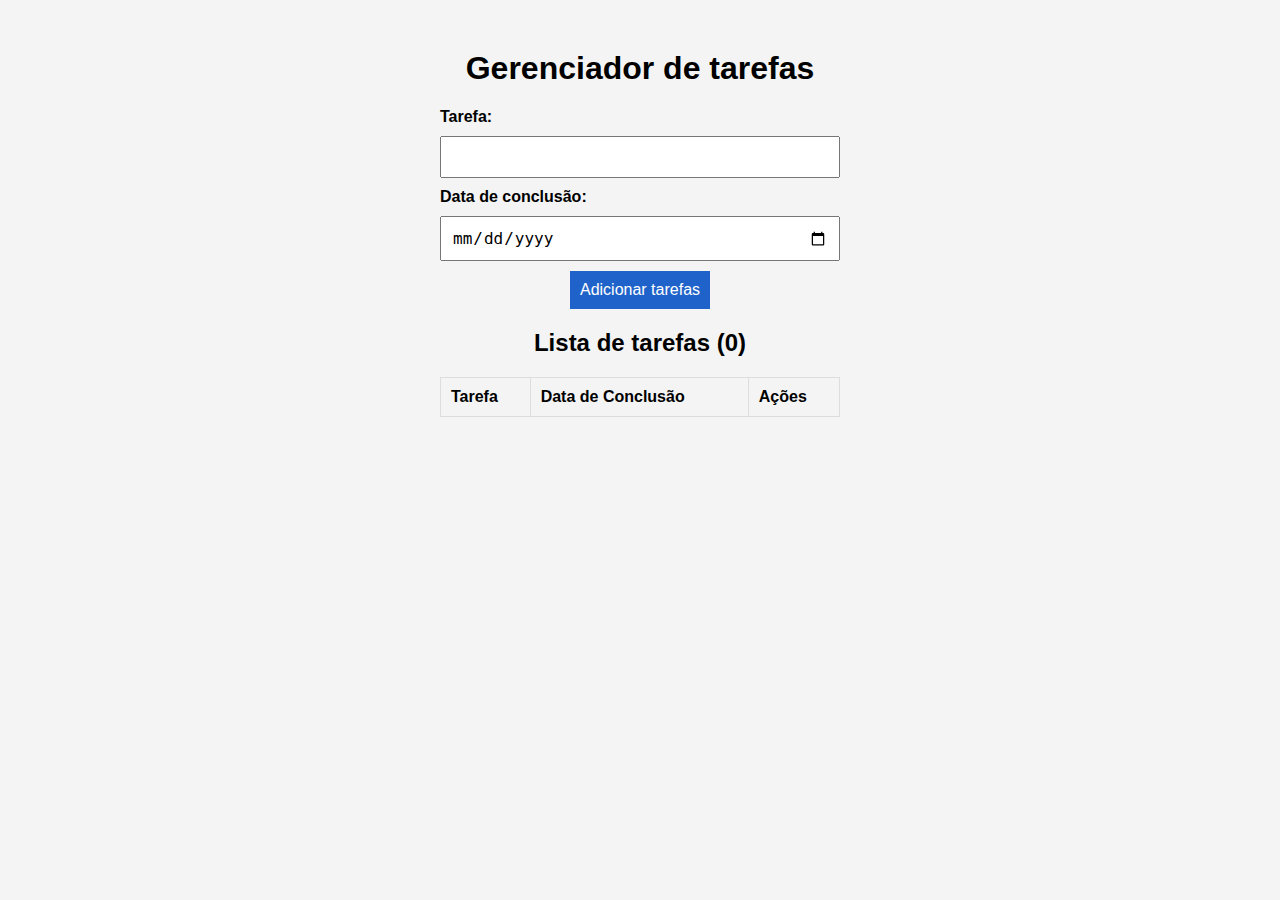
<file: desafio sistema de gerenciamento de tarefas/index.html>
<!DOCTYPE html>
<html lang="en">
<head>
    <meta charset="UTF-8">
    <meta name="viewport" content="width=device-width, initial-scale=1.0">
    <title>Gerenciador de tarefas</title>
    <link rel="stylesheet" href="style.css">
    <link rel="preconnect" href="https://fonts.googleapis.com">
    <link rel="preconnect" href="https://fonts.gstatic.com" crossorigin>
    <link href="https://fonts.googleapis.com/css2?family=Inter:wght@100..900&family=Open+Sans:ital,wght@0,300..800;1,300..800&family=Quicksand:wght@300..700&display=swap" rel="stylesheet">
</head>
<body>
    <div class="container">
        <h1>Gerenciador de tarefas</h1>

        <form id="formulário_de_preenchimento">
            <label for="tarefa">Tarefa:</label>
            <input type="text" id="tarefa" required>
            <label for="data_de_conclusao">Data de conclusão:</label>
            <input type="date" id="data_de_conclusao" required>
            <button type="submit">Adicionar tarefas</button>
        </form>

        <p id="message" class="hidden">Tarefa adicionada com sucesso!</p>

        <h2>Lista de tarefas (<span id="contagem_de_tarefas">0</span>)</h2>

        <table id="tabela_de_tarefas">
            <thead>
                <tr>
                    <th>Tarefa</th>
                    <th>Data de Conclusão</th>
                    <th>Ações</th>
                </tr>
            </thead>
            <tbody>
               
            </tbody>
        </table>
    </div>
    <script src="script.js"></script>
</body>
</html>
</file>
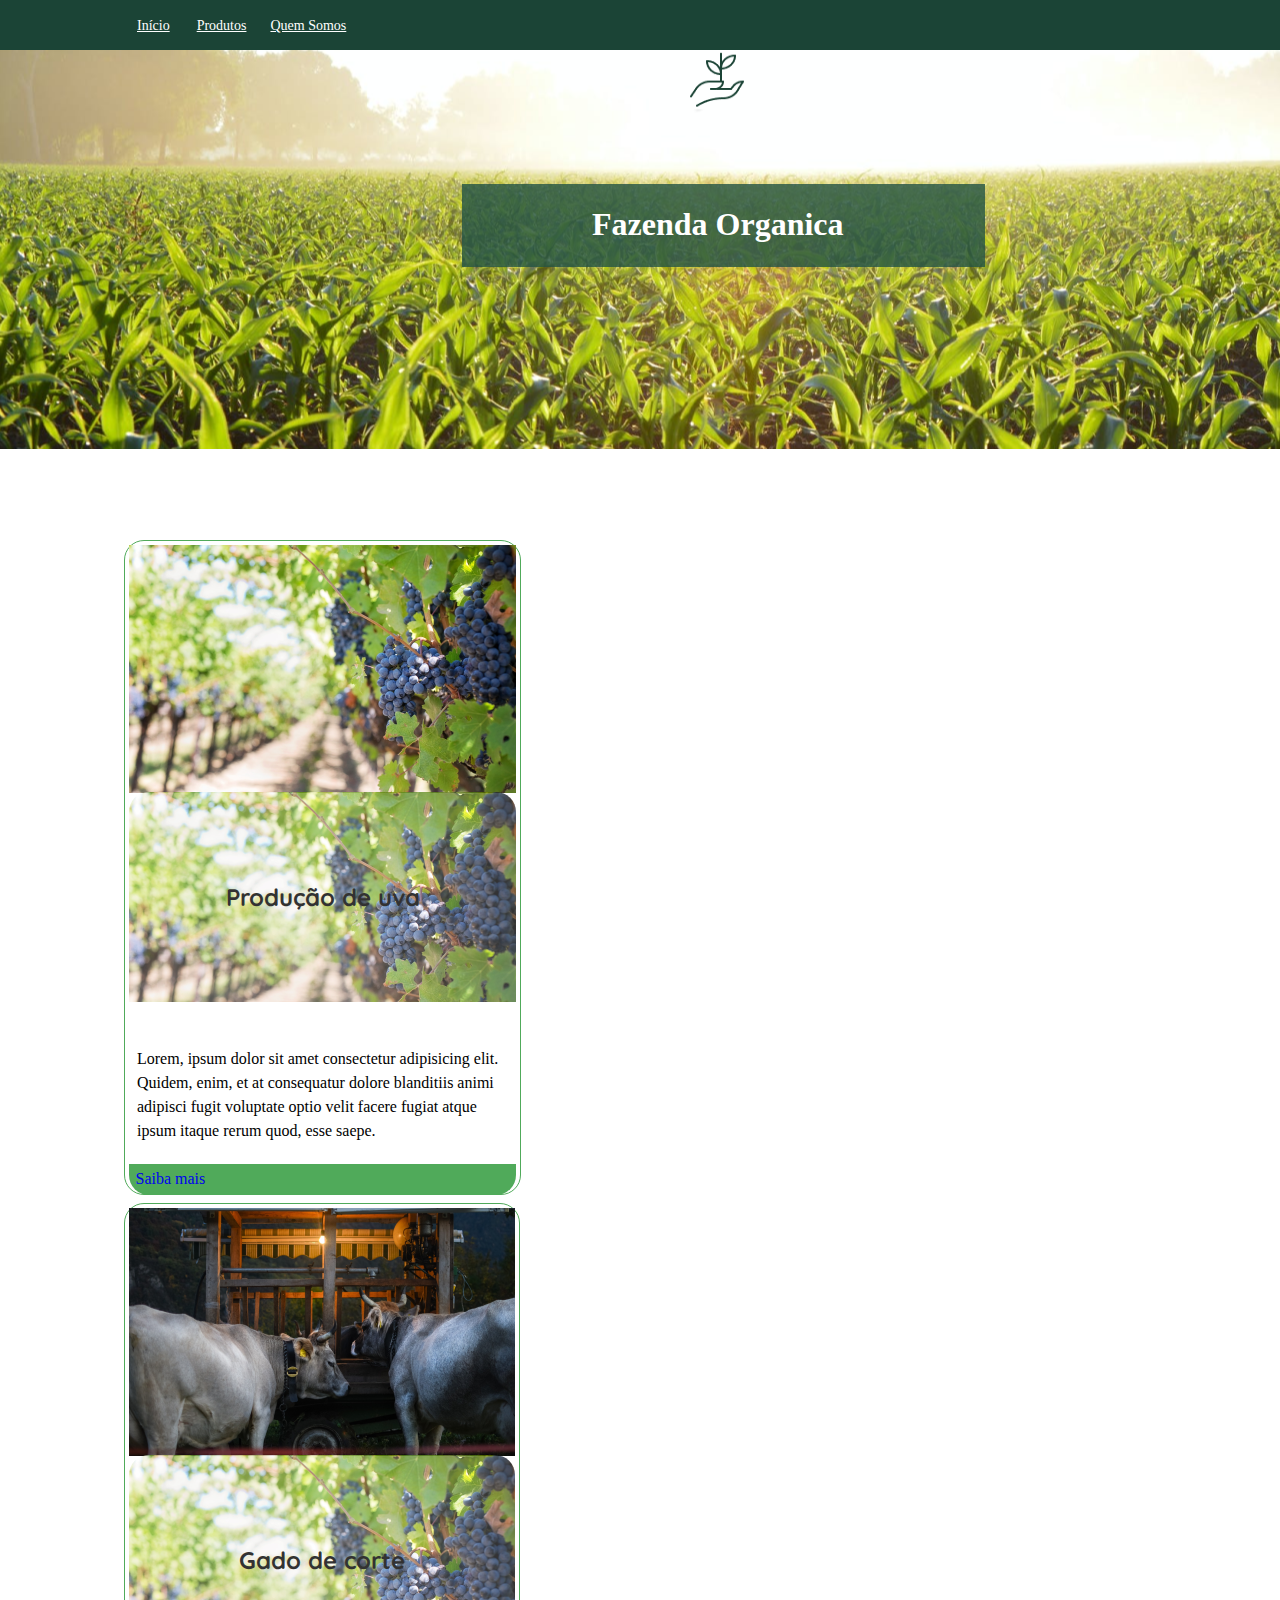
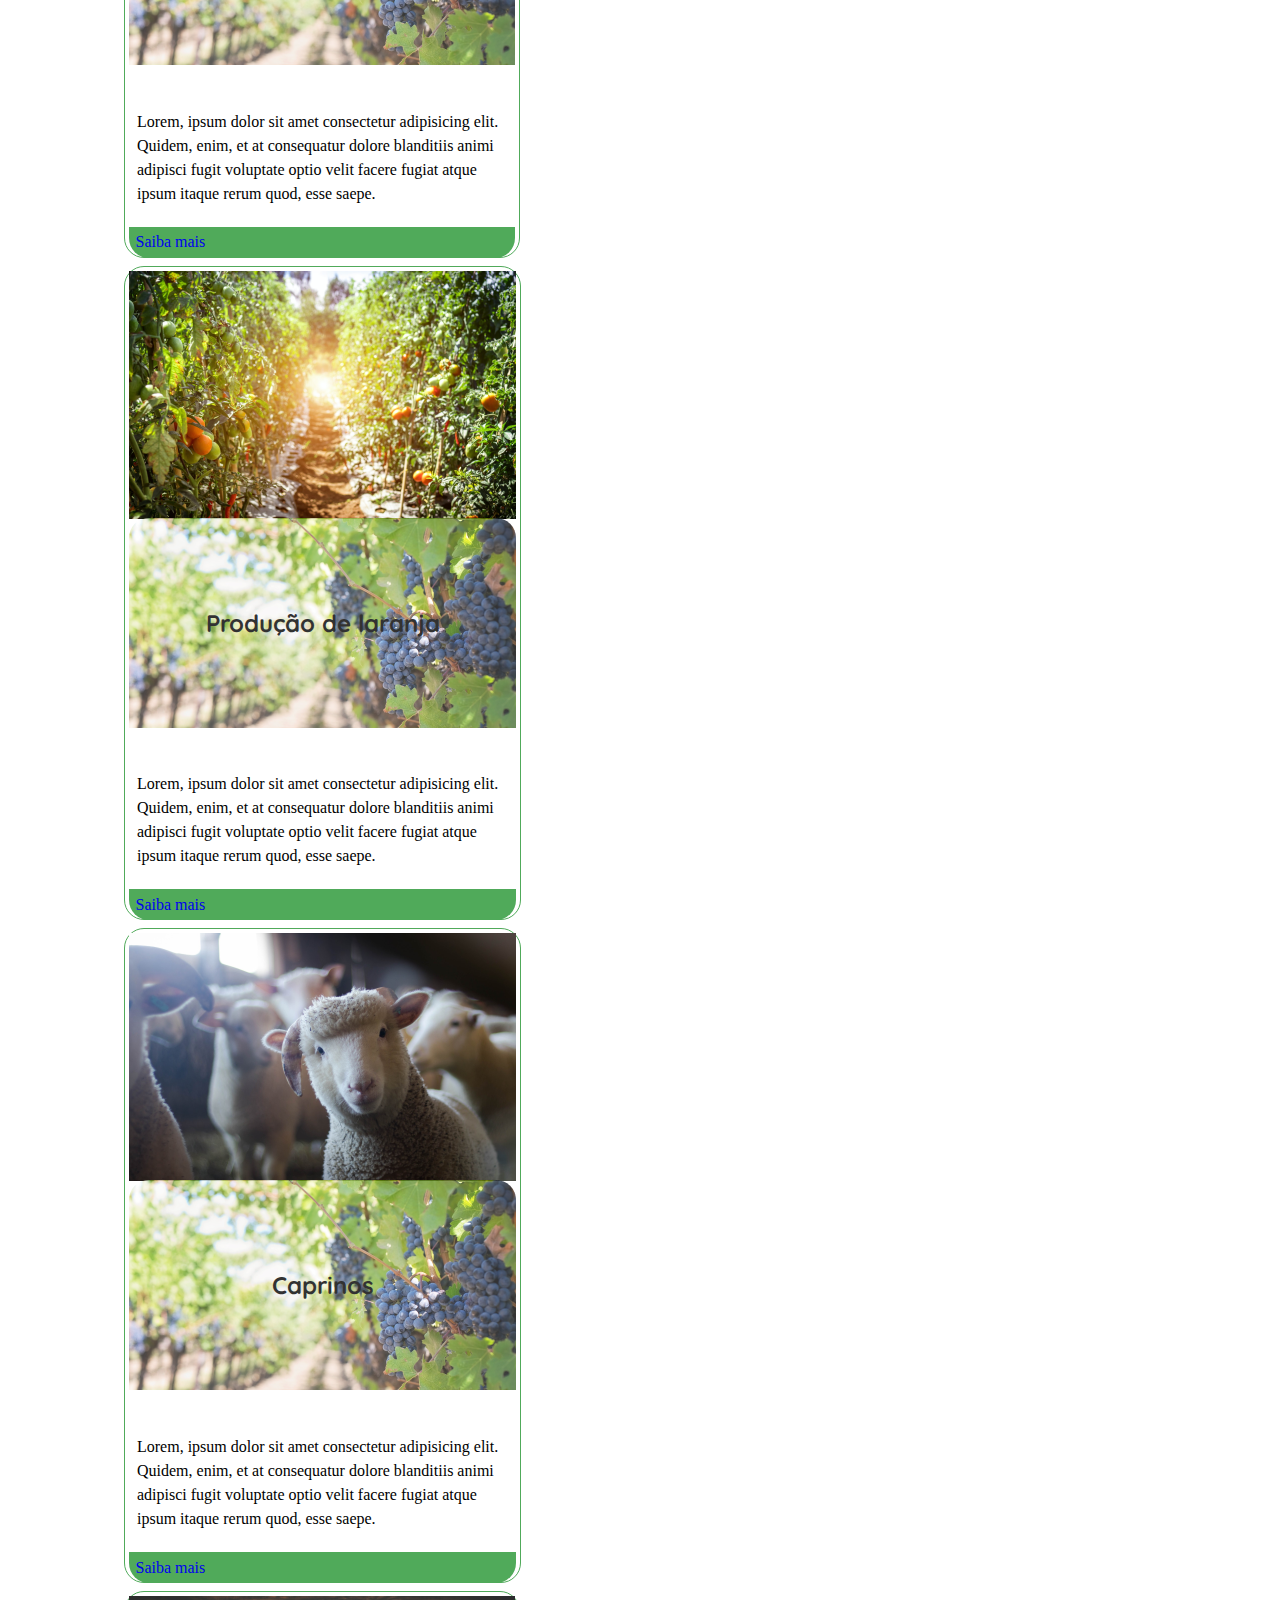
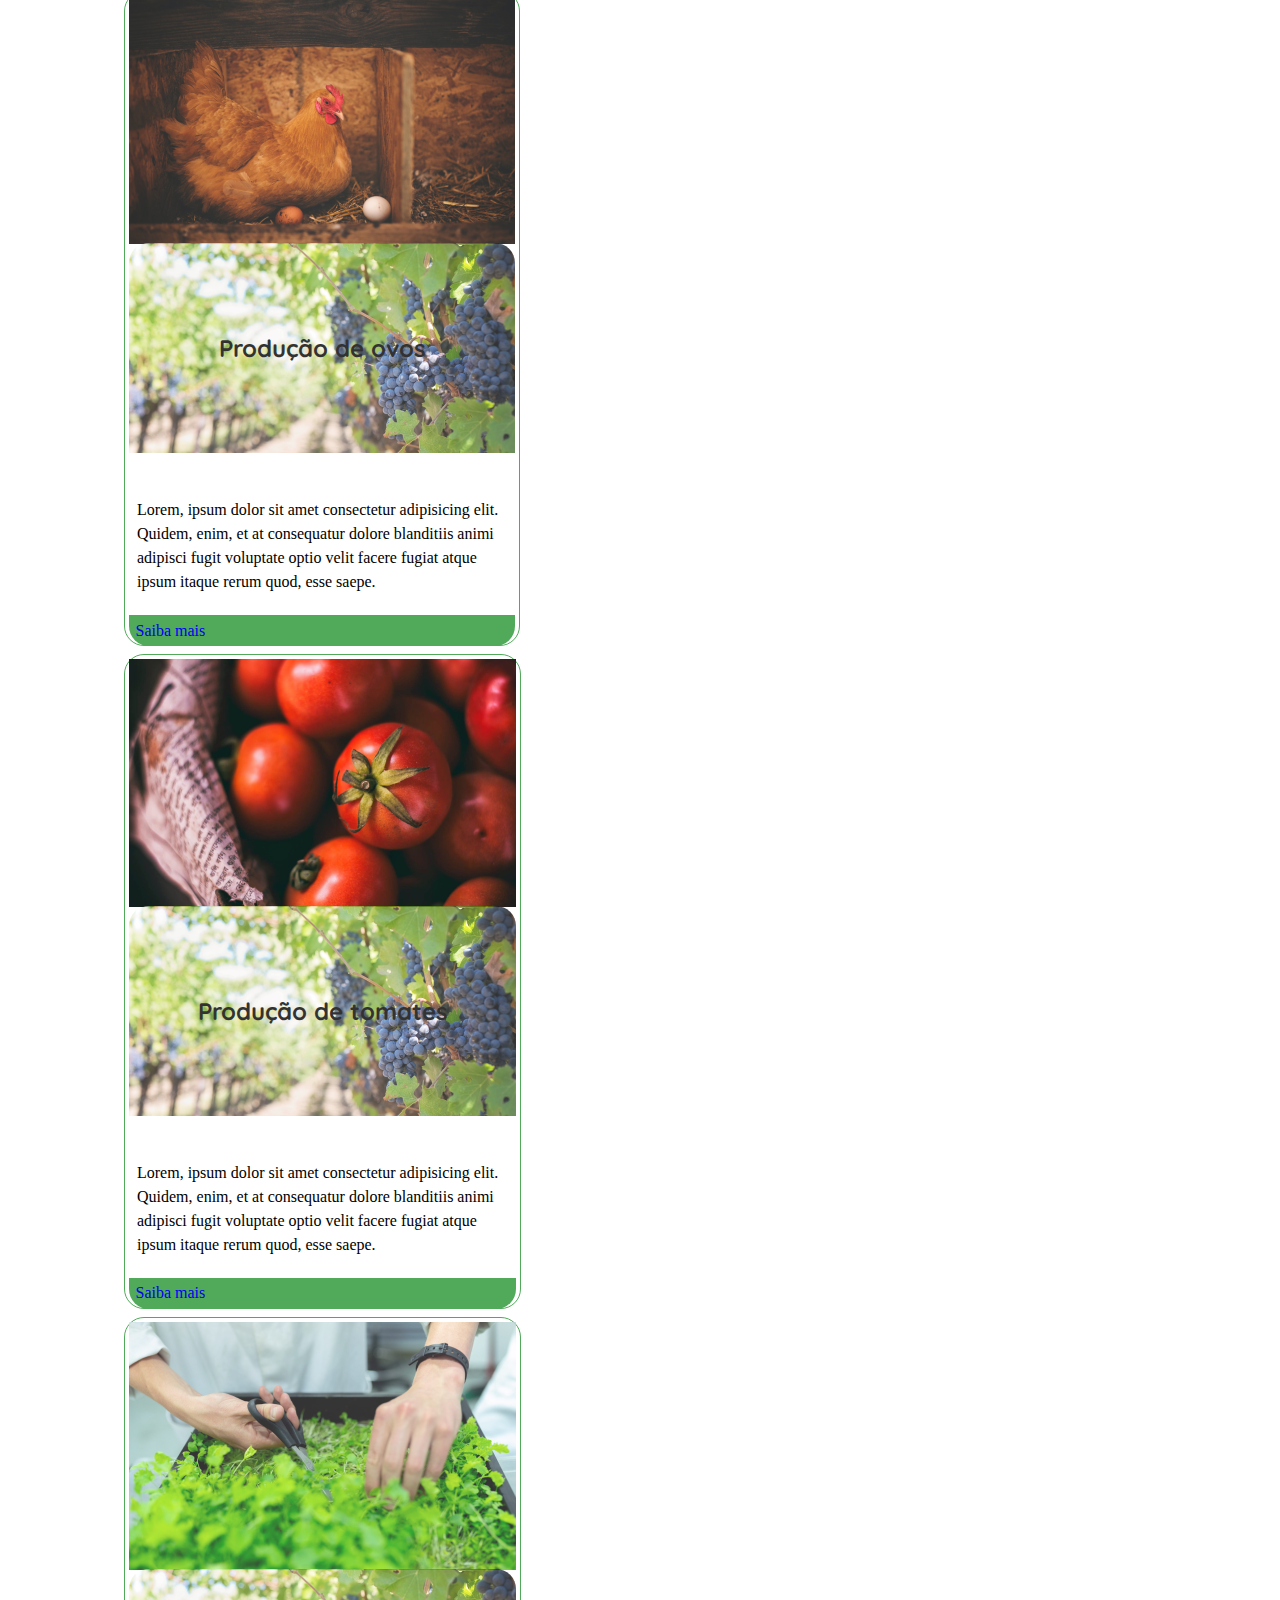
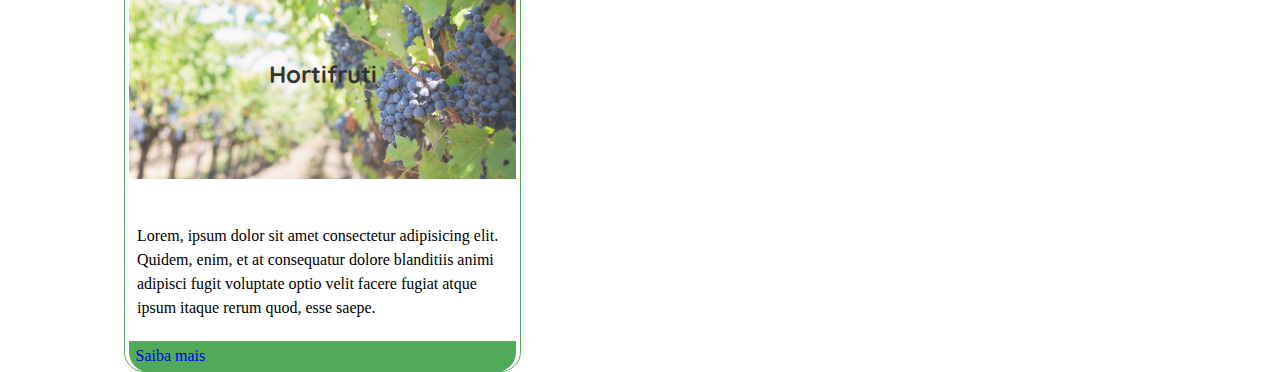
<file: fazendas/index.html>
<!DOCTYPE html>
<html lang="pt-BR">
<head>
    <meta charset="UTF-8">
    <meta name="viewport" content="width=device-width, initial-scale=1.0">
    <title>Fazendas inteligentes</title>
    <link rel="stylesheet" href="style.css">
    <link rel="preconnect" href="https://fonts.googleapis.com">
    <link rel="preconnect" href="https://fonts.gstatic.com" crossorigin>
    <link href="https://fonts.googleapis.com/css2?family=Quicksand:wght@300..700&display=swap" rel="stylesheet">
</head>
<body>
  
    <div class="menu" id="menu">
        <a href="#inicio" class="informacao" id="inicio">Início</a>
        <a href="#produtos" class="informacao" id="produtos">Produtos</a>
        <a href="#quem-somos" class="informacao" id="quem-somos">Quem Somos</a>
    </div>
    <div class="retangulo" id="retangulo-inferior">
    <div class="cabeçalho">
        <img src="Assets/images/icone fazenda.png" id="logo" class="logo" alt="Logo da fazenda" width="64" height="64">
        <div class="container">
        <div class="background"></div>
        <h1 class="titulo" id="titulo">Fazenda Organica</h1>
    </div>
    </div>
    </div>
        
    </div>
    <main class="cards">
        <div class="card">
            <img src="Assets/images/uva.png" alt="Produção de uva">
            <h2 class="card_title">Produção de uva</h2>
            <p class="card_text"> Lorem, ipsum dolor sit amet consectetur 
                adipisicing elit. Quidem, enim, et at consequatur dolore 
                blanditiis animi adipisci fugit voluptate optio velit facere 
                fugiat atque ipsum itaque rerum quod, esse saepe. </p>
             <a href="produtos/uva" class="card_link">Saiba mais</a>
        </div>
        <div class="card">
            <img src="Assets/images/gado.png" alt="Gado de corte">
            <h2 class="card_title">Gado de corte</h2>
            <p class="card_text"> Lorem, ipsum dolor sit amet consectetur 
                adipisicing elit. Quidem, enim, et at consequatur dolore 
                blanditiis animi adipisci fugit voluptate optio velit facere 
                fugiat atque ipsum itaque rerum quod, esse saepe. </p>
             <a href="produtos/gado" class="card_link">Saiba mais</a>
        </div>
        <div class="card">
            <img src="Assets/images/laranja.png" alt="Produção de laranja">
            <h2 class="card_title">Produção de laranja</h2>
            <p class="card_text"> Lorem, ipsum dolor sit amet consectetur 
                adipisicing elit. Quidem, enim, et at consequatur dolore 
                blanditiis animi adipisci fugit voluptate optio velit facere 
                fugiat atque ipsum itaque rerum quod, esse saepe. </p>
             <a href="produtos/laranja" class="card_link">Saiba mais</a>
        </div>
        <div class="card">
            <img src="Assets/images/ovelha.png" alt="Caprinos">
            <h2 class="card_title">Caprinos</h2>
            <p class="card_text"> Lorem, ipsum dolor sit amet consectetur 
                adipisicing elit. Quidem, enim, et at consequatur dolore 
                blanditiis animi adipisci fugit voluptate optio velit facere 
                fugiat atque ipsum itaque rerum quod, esse saepe. </p>
             <a href="produtos/caprinos" class="card_link">Saiba mais</a>
        </div>
        <div class="card">
            <img src="Assets/images/galinha.png" alt="Produção de ovos">
            <h2 class="card_title">Produção de ovos</h2>
            <p class="card_text"> Lorem, ipsum dolor sit amet consectetur 
                adipisicing elit. Quidem, enim, et at consequatur dolore 
                blanditiis animi adipisci fugit voluptate optio velit facere 
                fugiat atque ipsum itaque rerum quod, esse saepe. </p>
             <a href="produtos/ovos" class="card_link">Saiba mais</a>
        </div>
        <div class="card">
            <img src="Assets/images/tomate.png" alt="Produção de tomates">
            <h2 class="card_title">Produção de tomates</h2>
            <p class="card_text"> Lorem, ipsum dolor sit amet consectetur 
                adipisicing elit. Quidem, enim, et at consequatur dolore 
                blanditiis animi adipisci fugit voluptate optio velit facere 
                fugiat atque ipsum itaque rerum quod, esse saepe. </p>
             <a href="produtos/tomates" class="card_link">Saiba mais</a>
        </div>
        <div class="card">
            <img src="Assets/images/alface.png" alt="Hortifruti">
            <h2 class="card_title">Hortifruti</h2>
            <p class="card_text"> Lorem, ipsum dolor sit amet consectetur 
                adipisicing elit. Quidem, enim, et at consequatur dolore 
                blanditiis animi adipisci fugit voluptate optio velit facere 
                fugiat atque ipsum itaque rerum quod, esse saepe. </p>
             <a href="produtos/Hortifruti" class="card_link">Saiba mais</a>
        </div>
    </main>
   
</body>
</html>
</file>
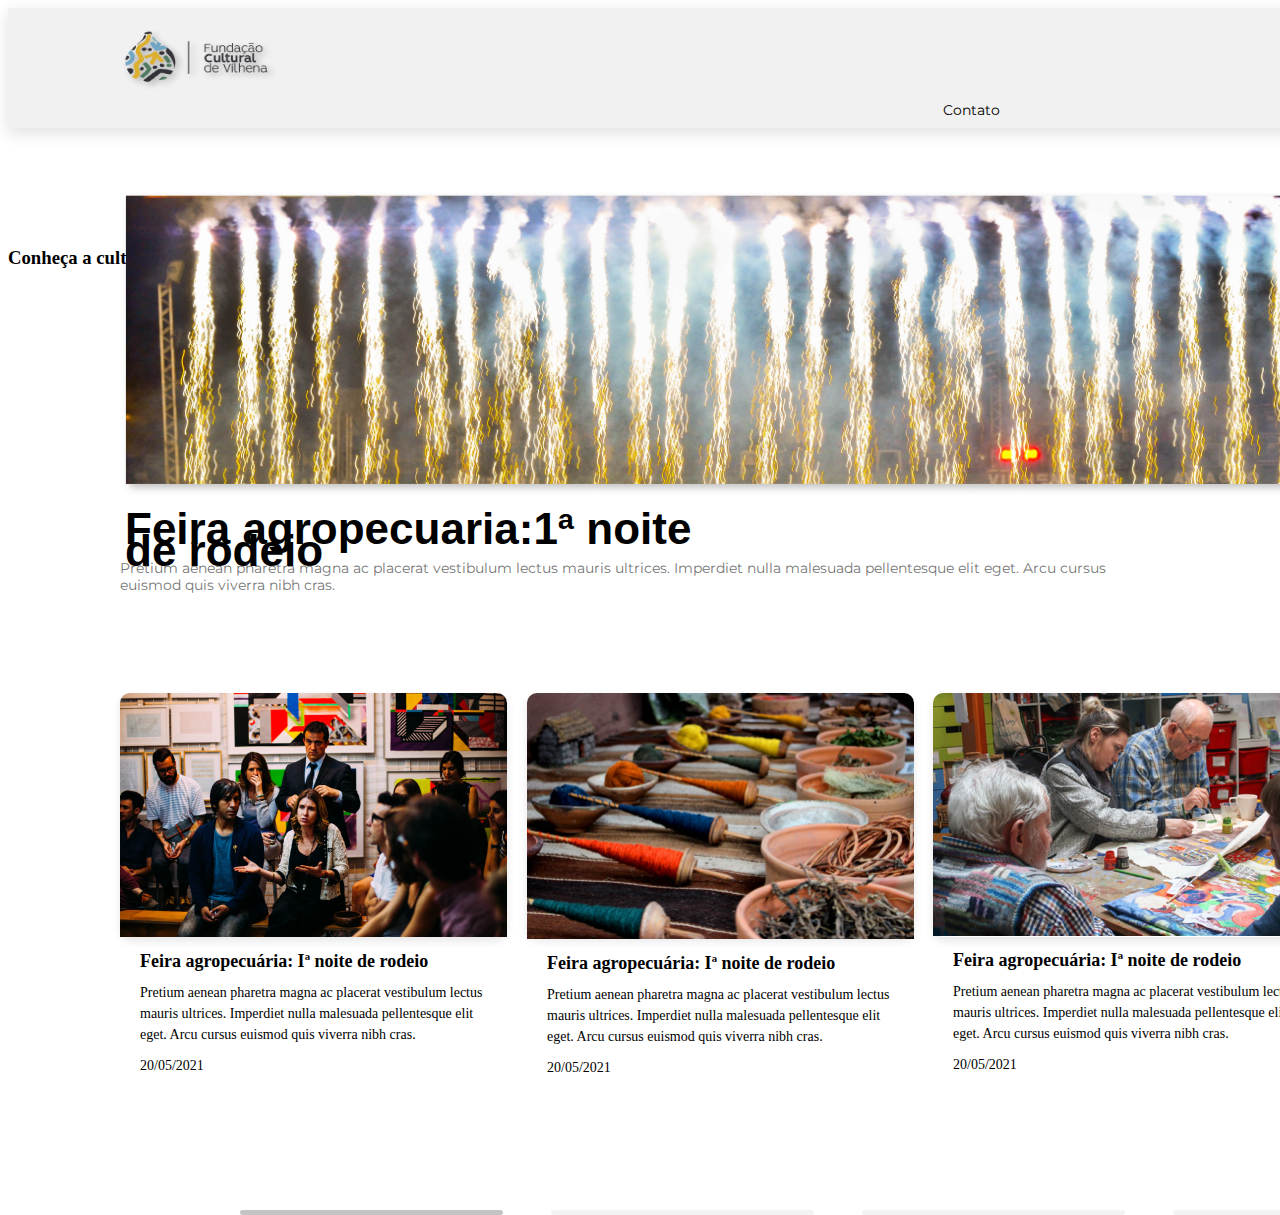
<file: FundaçaoCultural/index.html>
<!DOCTYPE html>
<html lang="pt br">
<head>
    <meta charset="UTF-8">
    <meta name="viewport" content="width=device-width, initial-scale=1.0">
    <title>Document</title>
    <link rel="stylesheet" href="styles.css">
    <link rel="stylesheet" href="https://fonts.googleapis.com/css?family=Montserrat:400&display=swap">
</head>
<body>
    <div class="menu">
        <img src="Assets/images/logo.png" alt="Logo" class="logo">
        <div class="opções ">
            <a href="#" class="opções" id="inicio">Inicio</a>
            <a href="#" class="opções" id="Contato">Contato</a>
        </div>
    </div>
    <div class="imagem">
        <img src="Assets/images/news.png" alt="imagem" class="primeira-imagem">
    </div>
    <div class="titulo">
        <h1>Feira agropecuaria:1ª noite de rodeio</h1>
    </div>
    <div class="subtitulo">
        <p>Pretium aenean pharetra magna ac placerat vestibulum lectus mauris ultrices. 
        Imperdiet nulla malesuada pellentesque elit eget. Arcu cursus
        euismod quis viverra nibh cras.</p>
        <div class="carrossel">
            <div class="retangulo" style="left: 120px;"></div>
            <div class="retangulo" style="left: 431px; background-color: rgba(196, 196, 196, 0.2);"></div>
            <div class="retangulo" style="left: 742px; background-color: rgba(196, 196, 196, 0.2);"></div>
            <div class="retangulo" style="left: 1053px; background-color: rgba(196, 196, 196, 0.2);"></div>
        </div>
    </div>
        <main class="cards">
            <div class="card" style="left: 120px;">
                <img src="Assets/images/Artesanto.png" alt="Imagem do Card">
                <h2>Feira agropecuária: Iª noite de rodeio</h2>
                <p>Pretium aenean pharetra magna ac placerat vestibulum lectus mauris ultrices. 
                Imperdiet nulla malesuada pellentesque elit eget. Arcu cursus euismod quis viverra nibh cras.</p>
                <p>20/05/2021</p>
            </div>
            <div class="card" style="left: 527px;">
                <img src="Assets/images/image 4.png" alt="Imagem do Card">
                <h2>Feira agropecuária: Iª noite de rodeio</h2>
                <p>Pretium aenean pharetra magna ac placerat vestibulum lectus mauris ultrices. 
                    Imperdiet nulla malesuada pellentesque elit eget. Arcu cursus euismod quis viverra nibh cras.</p>
                <p>20/05/2021</p>
            </div>
            <div class="card" style="left: 933px;">
                <img src="Assets/images/image 3.png" alt="Imagem do Card">
                <h2>Feira agropecuária: Iª noite de rodeio</h2>
                <p>Pretium aenean pharetra magna ac placerat vestibulum lectus mauris ultrices. 
                    Imperdiet nulla malesuada pellentesque elit eget. Arcu cursus euismod quis viverra nibh cras.</p>
                <p>20/05/2021</p>
            </div>
            </div>
            <h3>Conheça a cultura de Vilhena</h3>
           </main>
</body>
</html>
</file>
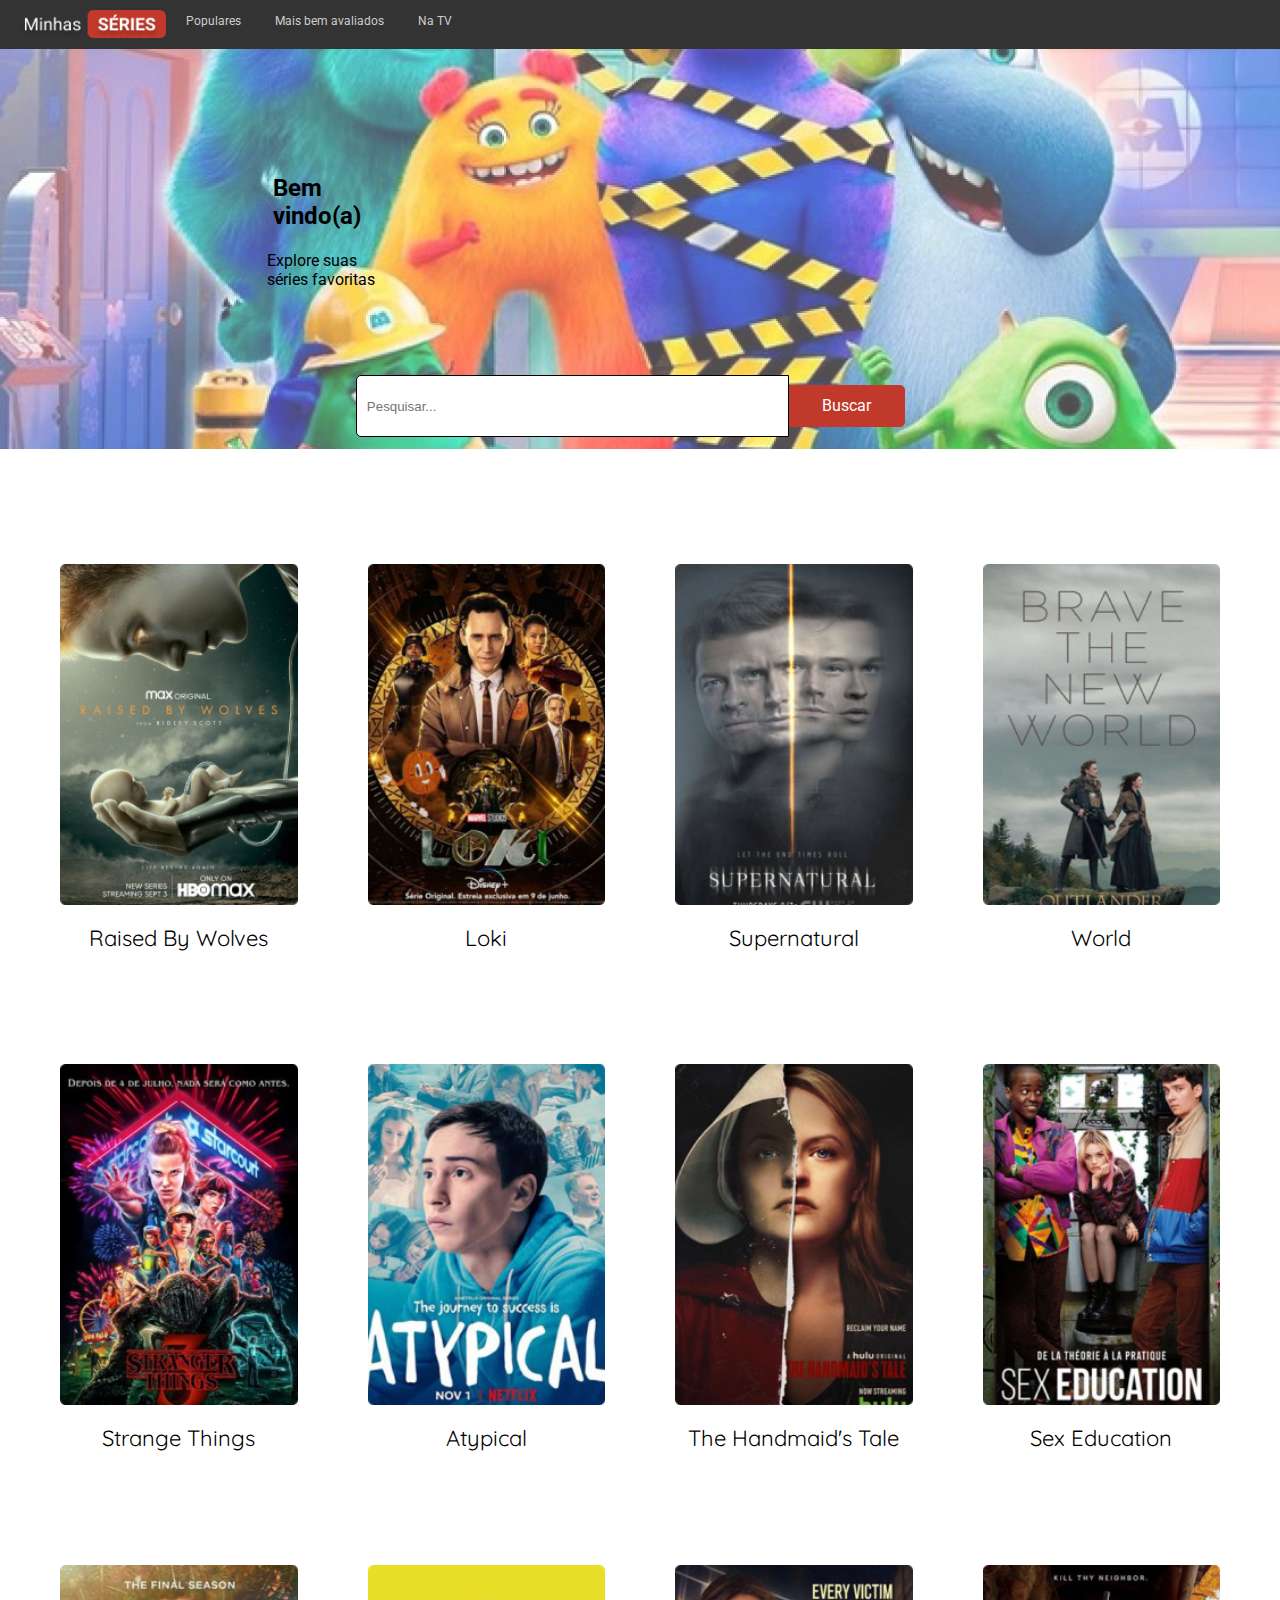
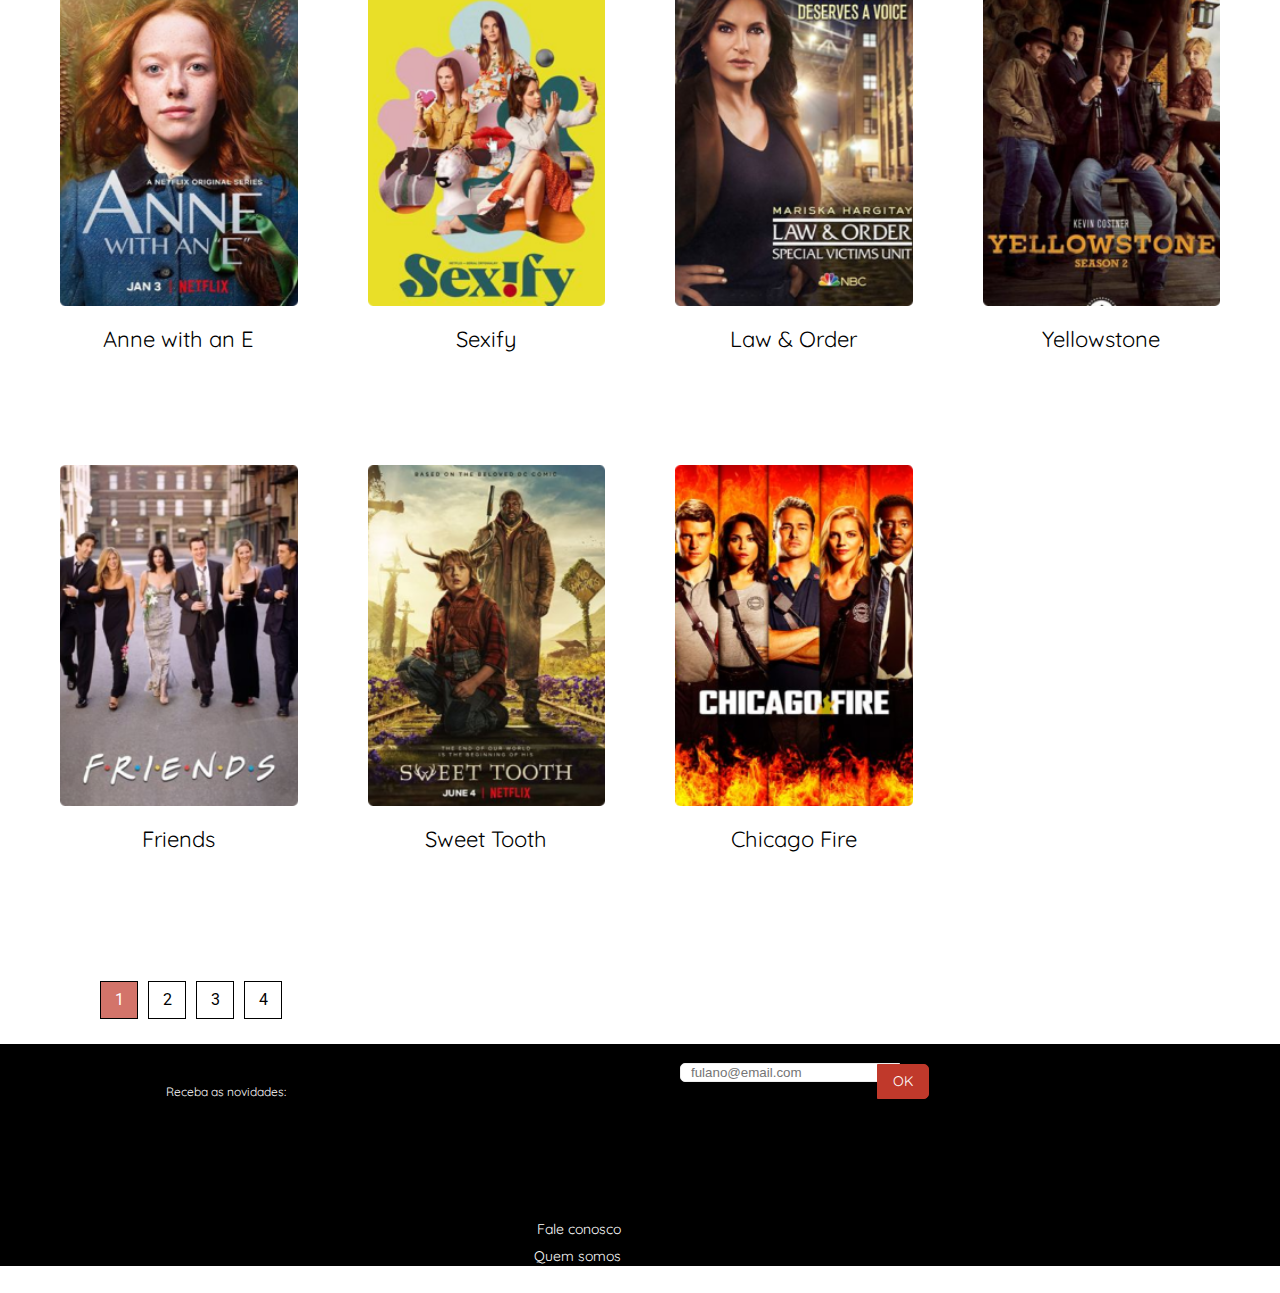
<file: minhasseriesFumcio/index.html>
<!DOCTYPE html>
<html lang="pt-br">
<head>
  <meta charset="UTF-8">
  <meta name="viewport" content="width=device-width, initial-scale=1.0">
  <title>Menu</title>
  <link rel="stylesheet" href="styles.css">
  <link rel="preconnect" href="https://fonts.googleapis.com">
  <link rel="preconnect" href="https://fonts.gstatic.com" crossorigin>
  <link href="https://fonts.googleapis.com/css2?family=Quicksand:wght@300..700&family=Roboto:ital,wght@0,100;0,300;0,400;0,500;0,700;0,900;1,100;1,300;1,400;1,500;1,700;1,900&display=swap" rel="stylesheet">
  <link rel="preconnect" href="https://fonts.googleapis.com">
  <link rel="preconnect" href="https://fonts.gstatic.com" crossorigin>
  <link href="https://fonts.googleapis.com/css2?family=Quicksand:wght@300..700&family=Roboto:ital,wght@0,100;0,300;0,400;0,500;0,700;0,900;1,100;1,300;1,400;1,500;1,700;1,900&display=swap" rel="stylesheet">
</head>
<body>

<div class="menu">
  <img src="assets/images/Group_35.png" alt="Logo" class="logo">
  <ul class="opcoes-menu">
    <li><a href="#" class="opcao-menu">Populares</a></li>
    <li><a href="#" class="opcao-menu">Mais bem avaliados</a></li>
    <li><a href="#" class="opcao-menu">Na TV</a></li>
  </ul>
</div>

<div class="retangulo">
  <div class="container">
    <h2 class="titulo">Bem vindo(a)</h2>
    <p class="subtitulo">Explore suas séries favoritas</p>
    <div class="barra-pesquisa">
      <input type="text" placeholder="Pesquisar...">
      <a href="#" class="buscar-link">Buscar</a>
    </div>
  </div>
</div>

<main class="cards">
  <div class="card">
    <img src="assets/images/image_18.png">
    <h3 class="titulo-serie">Raised By Wolves</h3>
    
  </div>
  <div class="card">
    <img src="assets/images/image_19.png">
    <h3 class="titulo-serie">Loki</h3>
    <div class="cartaz-serie2"></div>
  </div>
  <div class="card">
    <img src="assets/images/image_20.png">
    <h3 class="titulo-serie">Supernatural</h3>
    <div class="cartaz-serie3"></div>
  </div>
  <div class="card">
    <img src="assets/images/image_21.png">
    <h3 class="titulo-serie">World</h3>
    <div class="cartaz-serie4"></div>
  </div>
  <div class="card">
    <img src="assets/images/image_22.png">
    <h3 class="titulo-serie">Strange Things</h3>
    <div class="cartaz-serie5"></div>
  </div>
  <div class="card">
    <img src="assets/images/image_23.png">
    <h3 class="titulo-serie">Atypical</h3>
    <div class="cartaz-serie6"></div>
  </div>
  <div class="card">
    <img src="assets/images/image_24.png">
    <h3 class="titulo-serie">The Handmaid's Tale</h3>
    <div class="cartaz-serie7"></div>
  </div>
  <div class="card">
    <img src="assets/images/image_25.png">
    <h3 class="titulo-serie">Sex Education</h3>
    <div class="cartaz-serie8"></div>
  </div>
  <div class="card">
    <img src="assets/images/image_26.png">
    <h3 class="titulo-serie">Anne with an E</h3>
    <div class="cartaz-serie9"></div>
  </div>
  <div class="card">
    <img src="assets/images/image_27.png">
    <h3 class="titulo-serie">Sexify</h3>
    <div class="cartaz-serie10"></div>
  </div>
  <div class="card">
    <img src="assets/images/image_28.png">
    <h3 class="titulo-serie">Law & Order</h3>
    <div class="cartaz-serie11"></div>
  </div>
  <div class="card">
    <img src="assets/images/image_29.png">
    <h3 class="titulo-serie">Yellowstone</h3>
    <div class="cartaz-serie12"></div>
  </div>
  <div class="card">
    <img src="assets/images/image_30.png">
    <h3 class="titulo-serie">Friends</h3>
    <div class="cartaz-serie13"></div>
  </div>
  <div class="card">
    <img src="assets/images/image_31.png">
    <h3 class="titulo-serie">Sweet Tooth</h3>
    <div class="cartaz-serie14"></div>
  </div>
  <div class="card">
    <img src="assets/images/image_32.png">
    <h3 class="titulo-serie">Chicago Fire</h3>
    <div class="cartaz-serie15"></div>
  </div>
</main>

<div class="container">
  <div class="square special">1</div>
  <div class="square">2</div>
  <div class="square">3</div>
  <div class="square">4</div>
</div>

<footer class="rodape">
  <div class="novidades">
    Receba as novidades:
  </div>
  <div class="barra-pesquisa2">
    <input type="text" placeholder="fulano@email.com">
    <a href="#" class="botao-ok">OK</a>
  </div>
  <div class="links-container">
    <div class="link-rodape">Fale conosco</div>
    <div class="link-rodape">Quem somos</div>
    <div class="link-rodape">Política de privacidade</div>
  </div>
</footer>
</main>
</body>
</html>
</file>
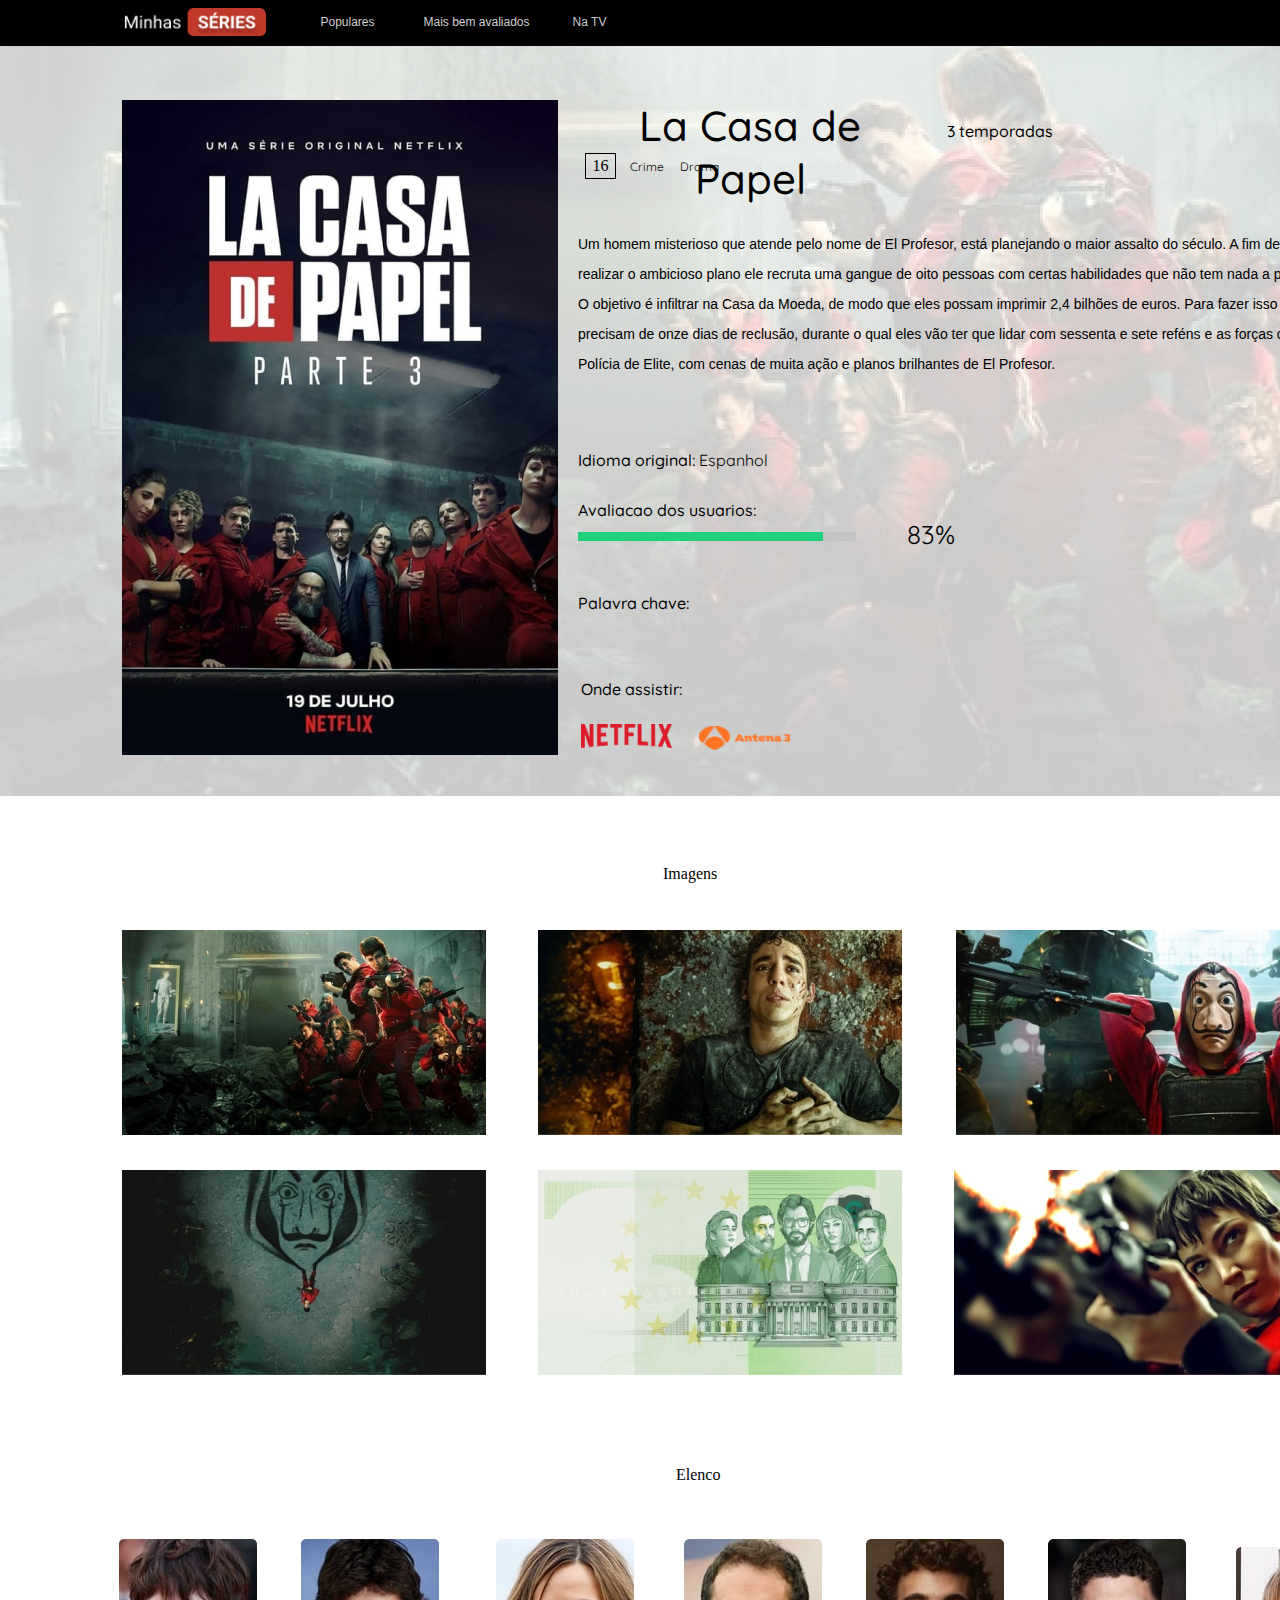
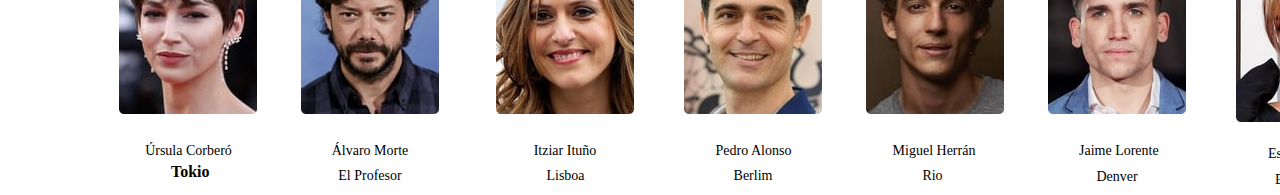
<file: Nova pasta/index.html>
<!DOCTYPE html>
<html lang="en">
<head>
    <meta charset="UTF-8">
    <meta name="viewport" content="width=device-width, initial-scale=1.0">
    <title>Document</title>
    <link rel="stylesheet" href="styles.css">
    <link href="https://fonts.googleapis.com/css2?family=Quicksand:wght@400&display=swap" rel="stylesheet">
</head>
<body>
    <div class="menu"></div>
    <img src="assets/images/Group35.png" alt="Logo" class="logo">
    <div class="menu-option" id="popular">Populares</div>
    <div class="menu-option" id="top-rated">Mais bem avaliados</div>
    <div class="menu-option" id="tv">Na TV</div>
</div>
  <div class="background-image"></div>
  <img src="assets/images/image35.png" alt="Imagem" class="cartaz">
  <div class="titulo">La Casa de Papel</div>
  <div class="subtitulo">3 temporadas</div>
  <div class="classificacao">16</div>
  <div class="crime">Crime</div>
  <div class="drama">Drama</div>
  <div class="texto">Um homem misterioso que atende pelo nome de El Profesor, 
    está planejando o maior assalto do século. 
    A fim de realizar o ambicioso plano ele recruta uma gangue de oito pessoas com certas habilidades que não tem nada a perder. 
    O objetivo é infiltrar na Casa da Moeda, de modo que eles possam imprimir 2,4 bilhões de euros. Para fazer isso eles precisam de onze dias de reclusão, 
    durante o qual eles vão ter que lidar com sessenta e sete reféns e as forças da Polícia de Elite, com cenas de muita ação e planos brilhantes de El Profesor.</div>

    <div class="idioma-original">Idioma original: <span>Espanhol</span></div>
  </div>
  <div class="avaliacao-usuarios">Avaliacao dos usuarios:</div>
  <div class="barra-avaliacao">
    <div class="barra-cinza"></div>
    <div class="barra-verde"></div>
    <div class="porcentagem">83%</div>
</div>
<div class="palavra-chave">Palavra chave:</div>
<div class="onde-assistir">Onde assistir:</div>
<img src="assets/images/netflix.png" alt="imagem" class="netflix">
<img src="assets/images/antena3.png" alt="imagem" class="antena3">
  
<div class="imagens">Imagens</div>
      <img src="assets/images/image1.png" alt="imagem" class="imagem1">
      <img src="assets/images/image2.png" alt="imagem" class="imagem2">
      <img src="assets/images/image3.png" alt="imagem" class="imagem3">
      <img src="assets/images/image4.png" alt="imagem" class="imagem4">
      <img src="assets/images/image5.png" alt="imagem" class="imagem5">
      <img src="assets/images/image6.png" alt="imagem" class="imagem6">

<div class="elenco">Elenco</div>


        <img src="assets/images/image01.png" alt="imagem" class="image01">
      <h3 class="titulo-foto01">Úrsula Corberó</h3>
      <h4 class="subtitulo-foto01">Tokio</h4>
      
      <img src="assets/images/image02.png" alt="imagem" class="image02">
      <h3 class="titulo-foto02">Álvaro Morte</h3>
      <h4 class="subtitulo-foto02">El Profesor</h4>

      <img src="assets/images/image03.png" alt="imagem" class="image03">
      <h3 class="titulo-foto03">Itziar Ituño</h3>
      <h4 class="subtitulo-foto03">Lisboa</h4>

      <img src="assets/images/image04.png" alt="imagem" class="image04">
      <h3 class="titulo-foto04">Pedro Alonso</h3>
      <h4 class="subtitulo-foto04">Berlim</h4>

      <img src="assets/images/image05.png" alt="imagem" class="image05">
      <h3 class="titulo-foto05">Miguel Herrán</h3>
      <h4 class="subtitulo-foto05">Rio</h4>

      <img src="assets/images/image06.png" alt="imagem" class="image06">
      <h3 class="titulo-foto06">Jaime Lorente</h3>
      <h4 class="subtitulo-foto06">Denver</h4>

      <img src="assets/images/image07.png" alt="imagem" class="image07">
      <h3 class="titulo-foto07">Esther Acebo</h3>
      <h4 class="subtitulo-foto07">Estocolmo</h4>

      <div class="ofuscacao"></div>
  
   
  

</div>
</body>
</html>
</file>
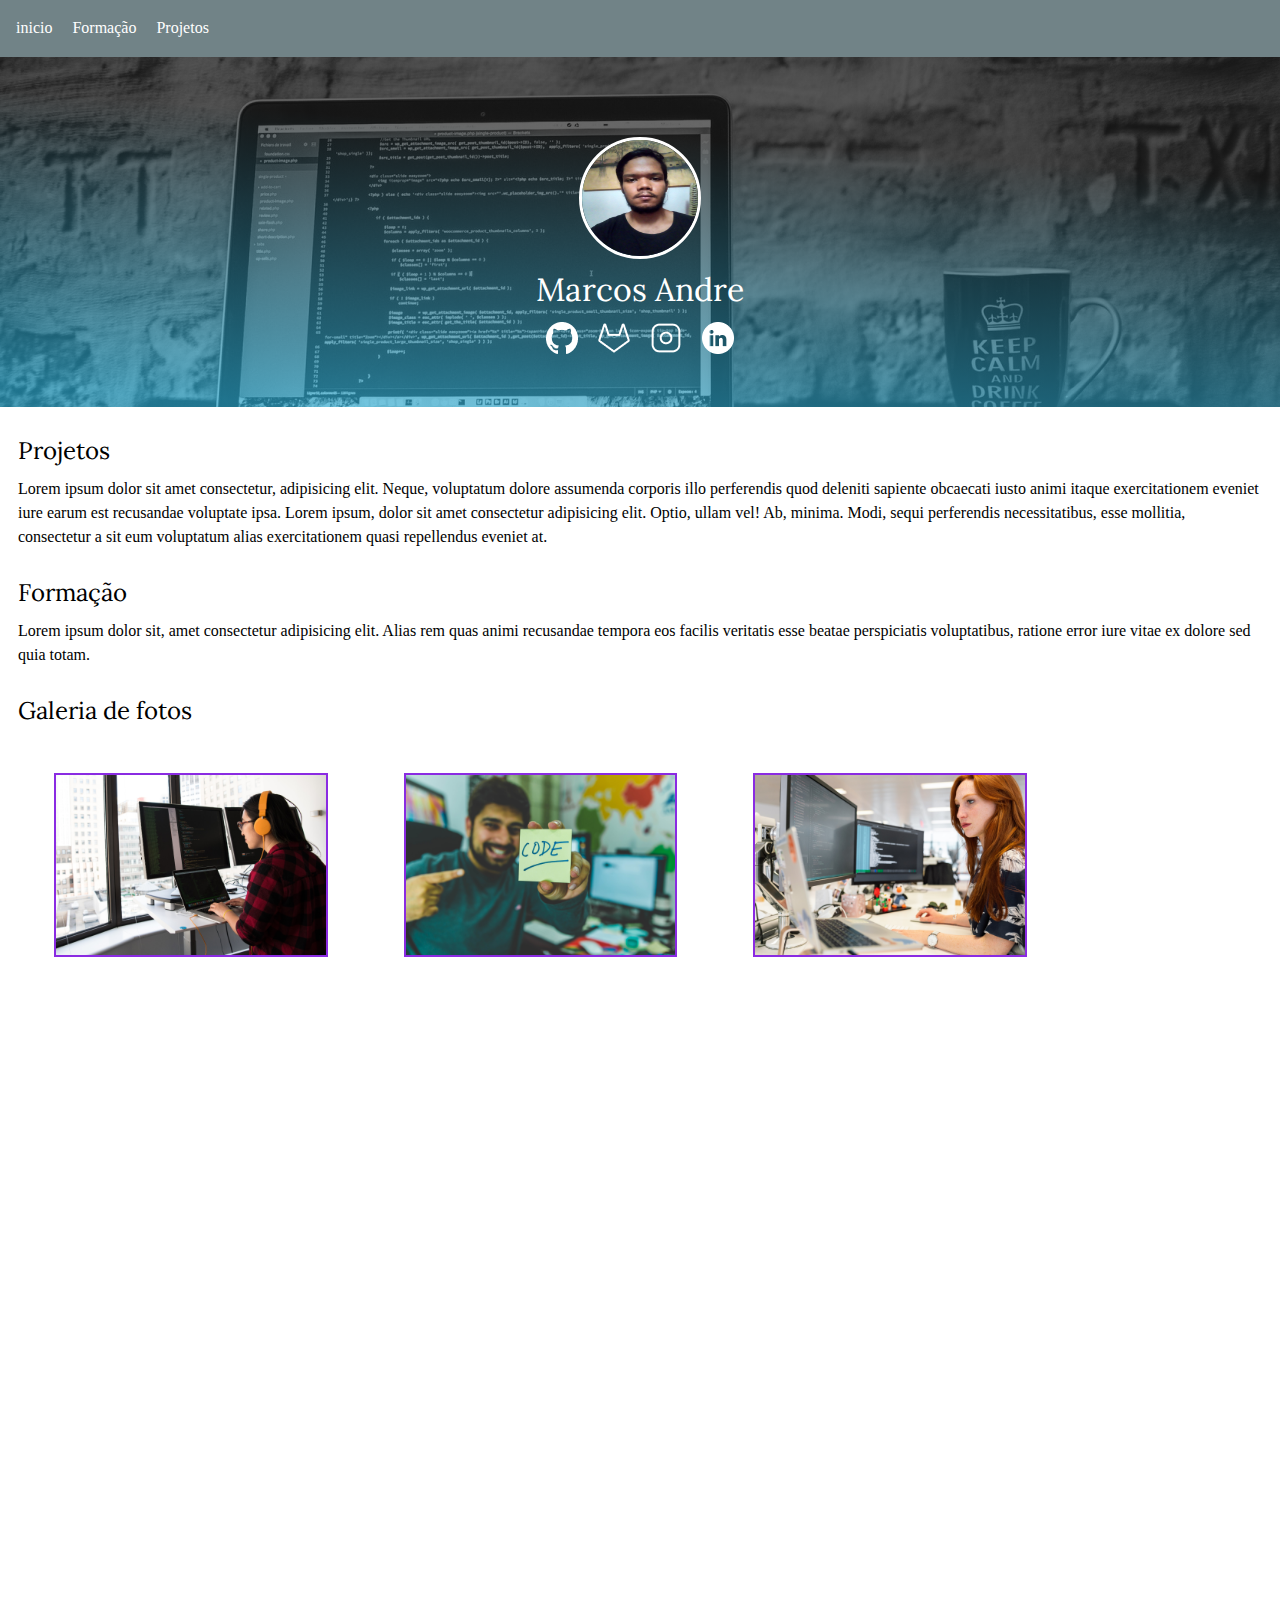
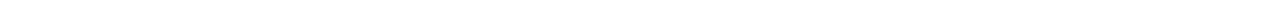
<file: primeirohtml/index.html>
<!DOCTYPE html>

<head lang="pt-br">
    <title>Curriculo Marcos</title>
    <link rel="stylesheet" href="style.css">
</head>

<body>

    <header id="inicio">
        <nav class="menu">
            <ul>
                <li><a href="#inicio" class="menu-link">inicio</a></li>
                <li><a href="#formacao" class="menu-link">Formação</a></li>
                <li><a href="#projetos" class="menu-link">Projetos</a></li>

            </ul>
        </nav>
        <div class="apresentacao">
            <img id="foto-perfil" src="assets/images/marc.jpeg ">
            <h1>Marcos Andre</h1>
            <div class="redes-sociais">
                <a href="#"><img src="assets/images/github.png" alt="logo-github"></a>
                <a href="#"><img src="assets/images/gitlab.png" alt="logo-gitlab"></a>
                <a href="#"><img src="assets/images/instagram.png" alt="logo-instagram"></a>
                <a href="#"><img src="assets/images/linkedin.png" alt="logo-linkdin"></a>
            </div>
        </div>
    </header>
    <main>
        <div class="secao">
            <h2 id="projetos">Projetos</h2>
            <p>Lorem ipsum dolor sit amet consectetur, adipisicing elit. Neque, voluptatum dolore assumenda corporis
                illo perferendis quod deleniti sapiente obcaecati iusto animi itaque exercitationem eveniet iure
                earum est recusandae voluptate ipsa.
                Lorem ipsum, dolor sit amet consectetur adipisicing elit. Optio, ullam vel! Ab, minima. Modi, sequi
                perferendis necessitatibus, esse mollitia, consectetur a sit eum voluptatum alias exercitationem quasi
                repellendus eveniet at.</p>
        </div>

        <div class="secao">
            <h2 id="formacao">Formação</h2>
            <p>Lorem ipsum dolor sit, amet consectetur adipisicing elit. Alias rem quas animi recusandae tempora eos
                facilis veritatis esse beatae perspiciatis voluptatibus, ratione error iure vitae ex dolore sed quia
                totam.</p>
        </div>
        <div class="secao">
            <h2>Galeria de fotos</h2>
            <div class="imagems">
                <img src="assets/images/imagem1.png">
                <img src="assets/images/imagem2.png">
                <img src="assets/images/imagem3.png">
            </div>
            <div>
                <iframe src="https://www.google.com/maps/embed?pb=!1m18!1m12!1m3!1d3892.134117416741!2d-60.12386421518302!3d-12.70466815557991!2m3!1f0!2f0!3f0!3m2!1i1024!2i768!4f13.1!3m3!1m2!1s0x93b96be3e6498bd7%3A0x66ce4f62185d43bb!2sInstituto%20Federal%20de%20Rond%C3%B4nia%20-%20Campus%20Vilhena!5e0!3m2!1spt-BR!2sbr!4v1708991987829!5m2!1spt-BR!2sbr" width="600" height="450" style="border:0;" allowfullscreen="" loading="lazy" referrerpolicy="no-referrer-when-downgrade"></iframe>
            </div>
        </div>

    </main>
</body>
</file>
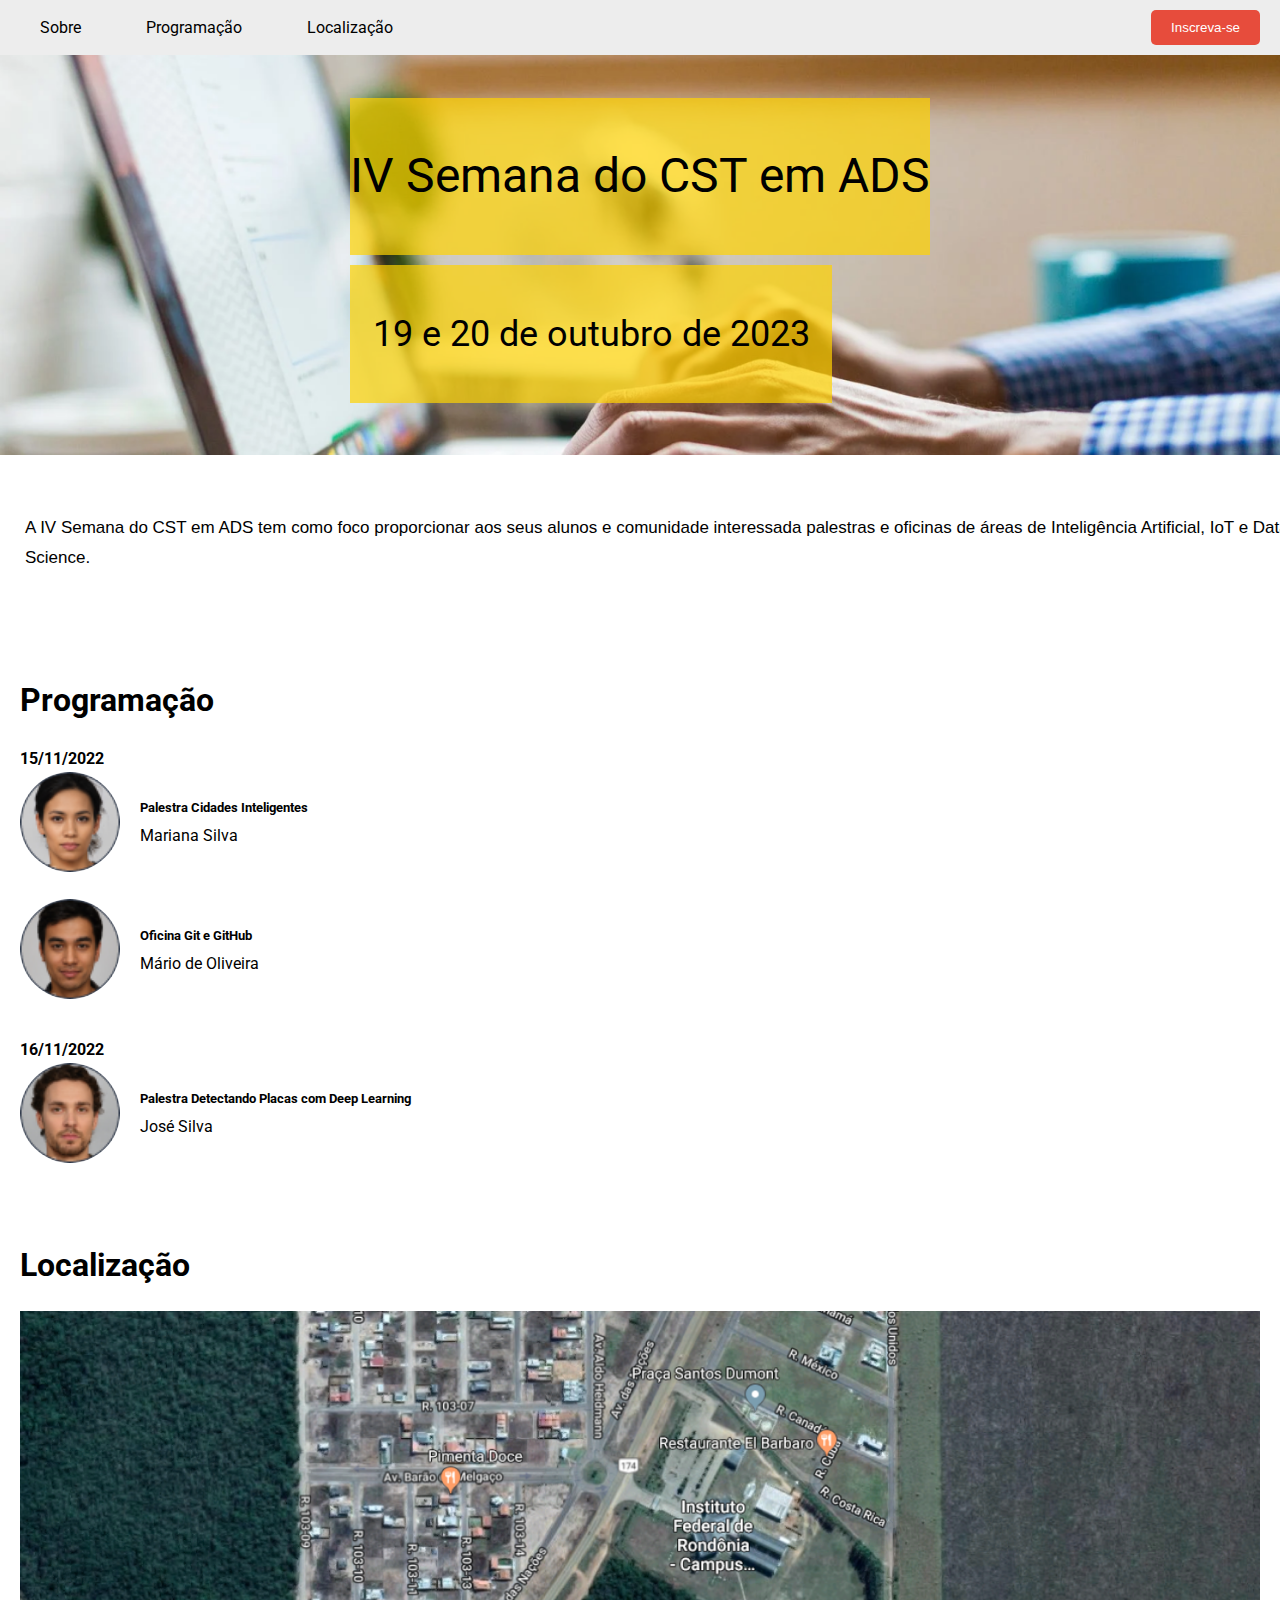
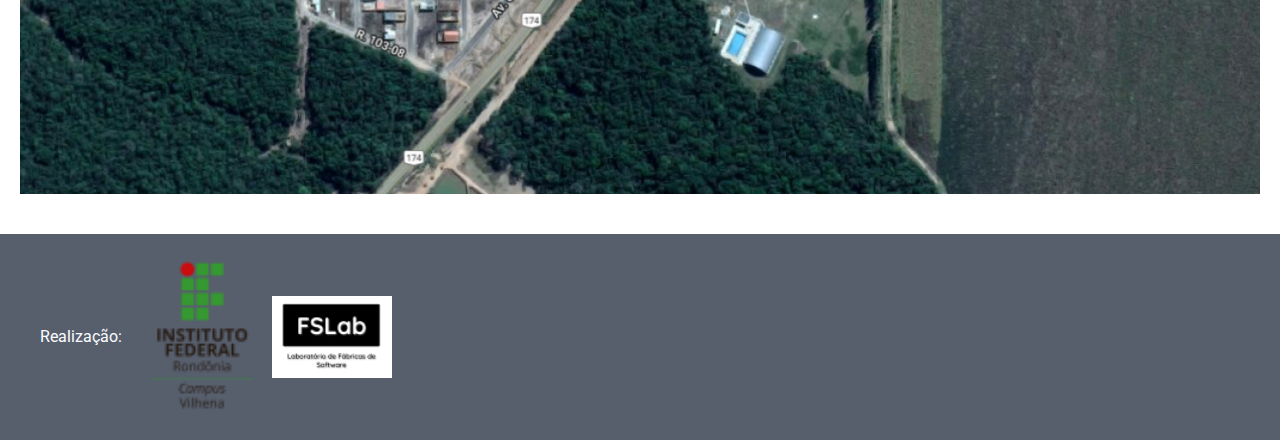
<file: Semana CST/index.html>
<!DOCTYPE html>
<html lang="pt-BR">
<head>
    <meta charset="UTF-8">
    <meta name="viewport" content="width=device-width, initial-scale=1.0">
    <title>Semana do CST em ADS</title>
    <link rel="stylesheet" href="styles.css">
    <link rel="preconnect" href="https://fonts.googleapis.com">
    <link rel="preconnect" href="https://fonts.gstatic.com" crossorigin>
    <link href="https://fonts.googleapis.com/css2?family=Roboto:ital,wght@0,100;0,300;0,400;0,500;0,700;0,900;1,100;1,300;1,400;1,500;1,700;1,900&display=swap" rel="stylesheet">
</head>
<body>
    <nav class="menu">
        <button class="menu-button">Menu</button>
        <ul>
            <li><a href="#">Sobre</a></li>
            <li><a href="#">Programação</a></li>
            <li><a href="#">Localização</a></li>
        </ul>
        <button>Inscreva-se</button>
    </nav>

    <div class="retangulo">
        <div class="cabeçalho">
            <div class="container">
                <div class="titulo">
                    <h1 class="titulo1">IV Semana do CST em ADS</h1>
                    <h2 class="titulo2">19 e 20 de outubro de 2023</h2>
                </div>
            </div>
        </div>
    </div>

    <p class="titulo-customizado">A <strong>IV Semana do CST em ADS</strong> tem como foco proporcionar aos seus alunos e comunidade interessada palestras e oficinas de áreas de Inteligência Artificial, IoT e Data Science.</p>

    <section class="programacao">
        <h3>Programação</h3>
        <div class="dia">
            <h4>15/11/2022</h4>
            <div class="evento">
                <div class="palestrante">
                    <img src="assets/images/mariana.silva.png" alt="Mariana Silva">
                </div>
                <div class="evento-info">
                    <h5>Palestra Cidades Inteligentes</h5>
                    <p>Mariana Silva</p>
                </div>
            </div>

            <div class="evento">
                <div class="palestrante">
                    <img src="assets/images/mario.oliveira.png" alt="Mário de Oliveira">
                </div>
                <div class="evento-info">
                    <h5>Oficina Git e GitHub</h5>
                    <p>Mário de Oliveira</p>
                </div>
            </div>
        </div>
        
        <div class="dia">
            <h4>16/11/2022</h4>
            <div class="evento">
                <div class="palestrante">
                    <img src="assets/images/jose.silva.png" alt="José Silva">
                </div>
                <div class="evento-info">
                    <h5>Palestra Detectando Placas com Deep Learning</h5>
                    <p>José Silva</p>
                </div>
            </div>
        </div>
    </section>

    <section class="localizacao">
        <h3>Localização</h3>
        <div class="mapa">
            <img src="assets/images/mapa.png" alt="Mapa do Local">
        </div>
    </section>

    <footer>
        <div class="rodape">
            <p>Realização:</p>
            <div class="logos">
                <img src="assets/images/logo_ifro.png" alt="Logo-IFRO">
                <img src="assets/images/logo_fslab.png" alt="Logo-FSlab">
            </div>
        </div>
    </footer>

    <script>
        document.addEventListener('DOMContentLoaded', function() {
            const menuButton = document.querySelector('.menu-button');
            const menu = document.querySelector('.menu ul');

            menuButton.addEventListener('click', function() {
                menu.classList.toggle('active');
            });
        });
    </script>
</body>
</html>
</file>
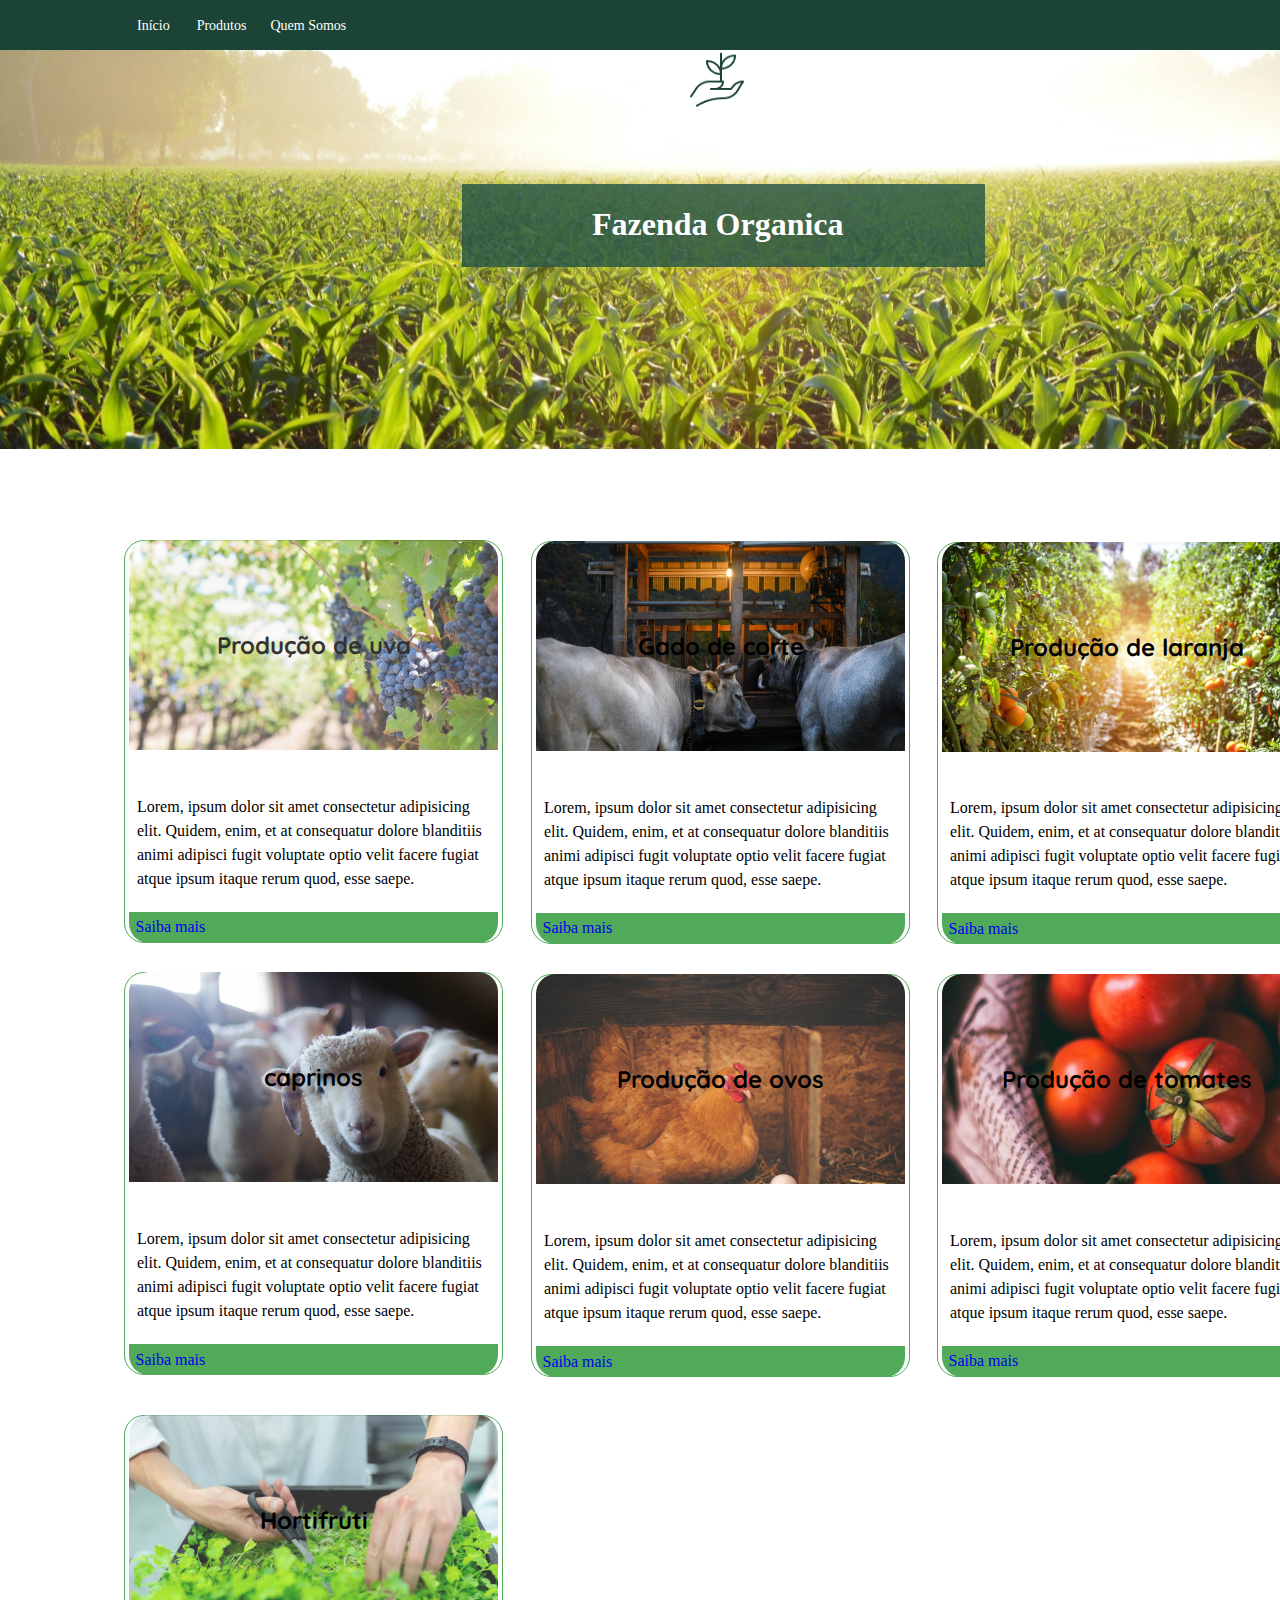
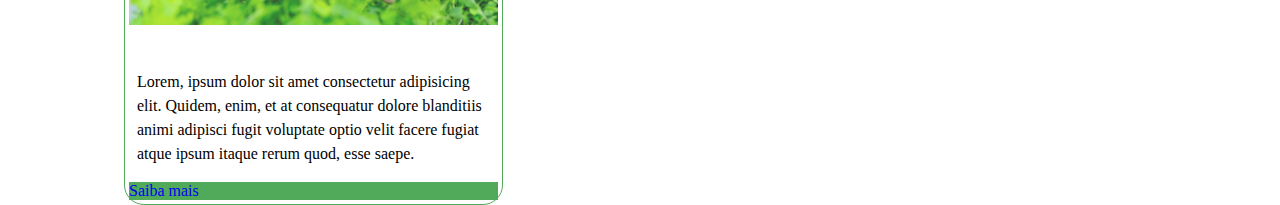
<file: fazendas/c.html>
<!DOCTYPE html>
<html lang="pt-BR">
<head>
    <meta charset="UTF-8">
    <meta name="viewport" content="width=device-width, initial-scale=1.0">
    <title>Fazendas inteligentes</title>
    <link rel="stylesheet" href="style.css">
    <link rel="preconnect" href="https://fonts.googleapis.com">
    <link rel="preconnect" href="https://fonts.gstatic.com" crossorigin>
    <link href="https://fonts.googleapis.com/css2?family=Quicksand:wght@300..700&display=swap" rel="stylesheet">
</head>
<body>
    <header>
    <div class="menu" id="menu">
        <div class="informacao" id="inicio" >Início</div>
        <div class="informacao" id="produtos">Produtos</div>
        <div class="informacao" id="quem-somos">Quem Somos</div>
    </div>
    <div class="retangulo" id="retangulo-inferior">
    <div class="cabeçalho">
        <image src="Assets/images/icone fazenda.png" id="logo"
        alt="Logo da fazenda" width="64" height="64"></image>
        <div class="container">
        <div class="background"></div>
        <h1 class="titulo" id="titulo">Fazenda Organica</h1>
    </div>
    </div>
    </div>
        
    </div>
</header>
    <main class="cards">
        <div class="card">
            <h2 class="card_title">Produção de uva</h2>
            <p class="card_text"> Lorem, ipsum dolor sit amet consectetur 
                adipisicing elit. Quidem, enim, et at consequatur dolore 
                blanditiis animi adipisci fugit voluptate optio velit facere 
                fugiat atque ipsum itaque rerum quod, esse saepe. </p>
             <a href="produtos/uva"
             class="card_link">Saiba mais</a>
        </div>
        <div class="card2">
            <h2 class="card_title2">Gado de corte</h2>
            <p class="card_text2"> Lorem, ipsum dolor sit amet consectetur 
                adipisicing elit. Quidem, enim, et at consequatur dolore 
                blanditiis animi adipisci fugit voluptate optio velit facere 
                fugiat atque ipsum itaque rerum quod, esse saepe. </p>
             <a href="produtos/gado"
             class="card_link2">Saiba mais</a>
        </div>
        <div class="card3">
            <h2 class="card_title3">Produção de laranja</h2>
            <p class="card_text3"> Lorem, ipsum dolor sit amet consectetur 
                adipisicing elit. Quidem, enim, et at consequatur dolore 
                blanditiis animi adipisci fugit voluptate optio velit facere 
                fugiat atque ipsum itaque rerum quod, esse saepe. </p>
             <a href="produtos/laranja"
             class="card_link3">Saiba mais</a>
        </div>
        <div class="card4">
            <h2 class="card_title4">caprinos</h2>
            <p class="card_text4"> Lorem, ipsum dolor sit amet consectetur 
                adipisicing elit. Quidem, enim, et at consequatur dolore 
                blanditiis animi adipisci fugit voluptate optio velit facere 
                fugiat atque ipsum itaque rerum quod, esse saepe. </p>
             <a href="produtos/caprinos"
             class="card_link4">Saiba mais</a>
        </div>
        <div class="card5">
            <h2 class="card_title5">Produção de ovos</h2>
            <p class="card_text5"> Lorem, ipsum dolor sit amet consectetur 
                adipisicing elit. Quidem, enim, et at consequatur dolore 
                blanditiis animi adipisci fugit voluptate optio velit facere 
                fugiat atque ipsum itaque rerum quod, esse saepe. </p>
             <a href="produtos/ovos"
             class="card_link5">Saiba mais</a>
        </div>
        <div class="card6">
            <h2 class="card_title6">Produção de tomates</h2>
            <p class="card_text6"> Lorem, ipsum dolor sit amet consectetur 
                adipisicing elit. Quidem, enim, et at consequatur dolore 
                blanditiis animi adipisci fugit voluptate optio velit facere 
                fugiat atque ipsum itaque rerum quod, esse saepe. </p>
             <a href="produtos/tomates"
             class="card_link6">Saiba mais</a>
        </div>
        <div class="card7">
            <h2 class="card_title7">Hortifruti</h2>
            <p class="card_text7"> Lorem, ipsum dolor sit amet consectetur 
                adipisicing elit. Quidem, enim, et at consequatur dolore 
                blanditiis animi adipisci fugit voluptate optio velit facere 
                fugiat atque ipsum itaque rerum quod, esse saepe. </p>
             <a href="produtos/Hortifruti"
             class="card_link7">Saiba mais</a>
        </div>
    </main>
   
</body>
</html>
</file>
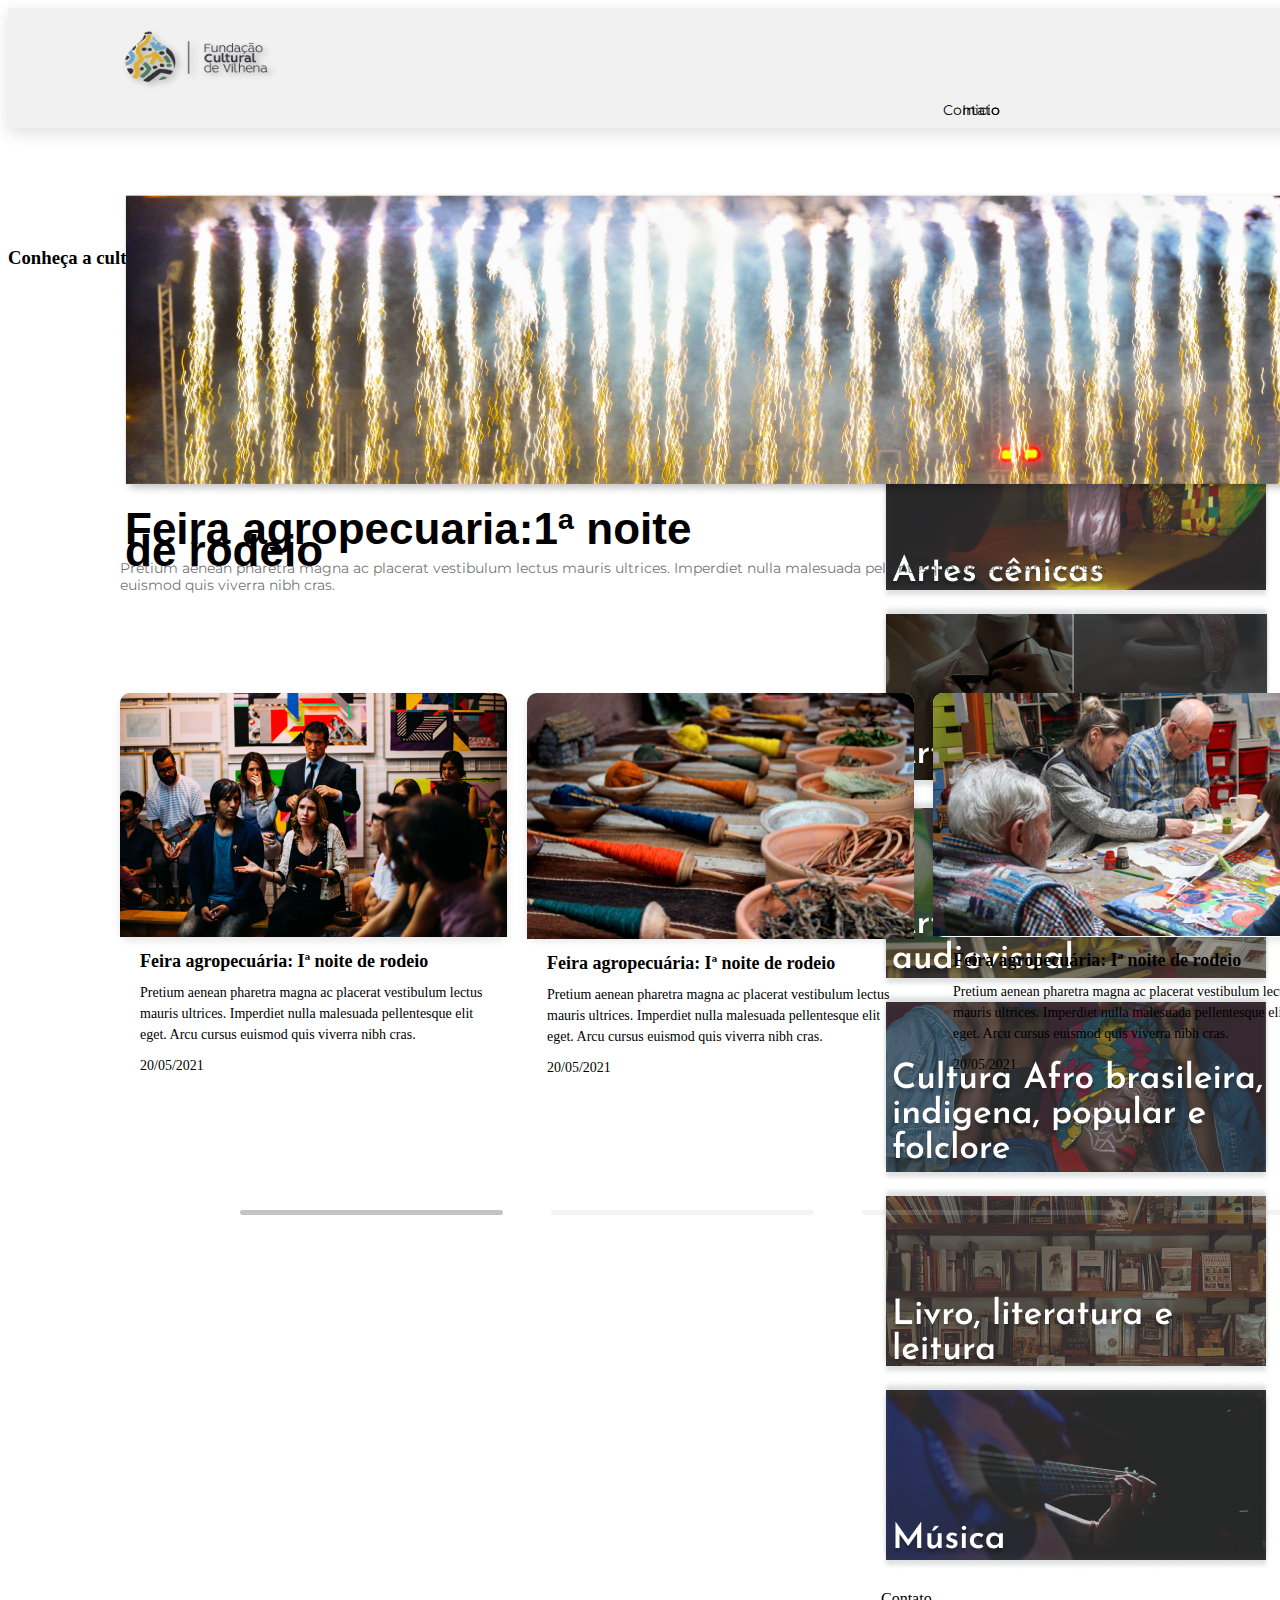
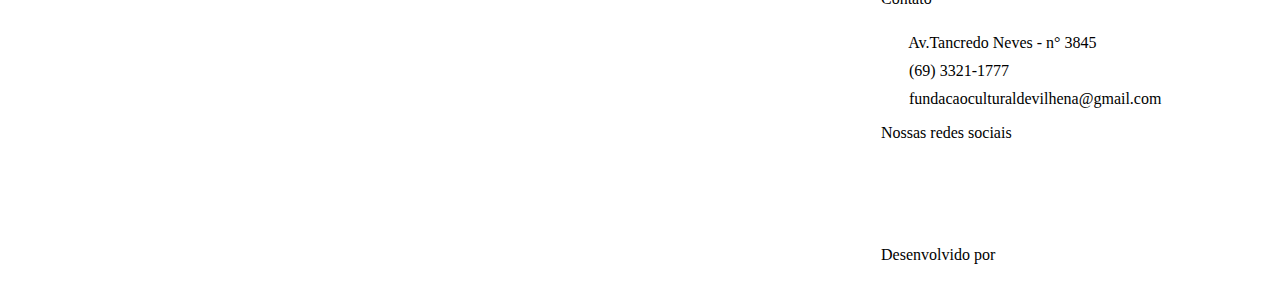
<file: FundaçaoCultural/index (2).html>
<!DOCTYPE html>
<html lang="pt br">
<head>
    <meta charset="UTF-8">
    <meta name="viewport" content="width=device-width, initial-scale=1.0">
    <title>Document</title>
    <link rel="stylesheet" href="styles.css">
    <link rel="stylesheet" href="https://fonts.googleapis.com/css?family=Montserrat:400&display=swap">
</head>
<body>
    <div class="menu">
        <img src="Assets/images/logo.png" alt="Logo" class="logo">
        <div class="opções ">
            <a href="#" class="opções" id="Inicio">Inicio</a>
            <a href="#" class="opções" id="Contato">Contato</a>
        </div>
    </div>
    <div class="imagem">
        <img src="Assets/images/news.png" alt="imagem" class="primeira-imagem">
    </div>
    <div class="titulo">
        <h1>Feira agropecuaria:1ª noite de rodeio</h1>
    </div>
    <div class="subtitulo">
        <p>Pretium aenean pharetra magna ac placerat vestibulum lectus mauris ultrices. 
        Imperdiet nulla malesuada pellentesque elit eget. Arcu cursus
        euismod quis viverra nibh cras.</p>
        <div class="carrossel">
            <div class="retangulo" style="left: 120px;"></div>
            <div class="retangulo" style="left: 431px; background-color: rgba(196, 196, 196, 0.2);"></div>
            <div class="retangulo" style="left: 742px; background-color: rgba(196, 196, 196, 0.2);"></div>
            <div class="retangulo" style="left: 1053px; background-color: rgba(196, 196, 196, 0.2);"></div>
        </div>
    </div>
        <main class="cards">
            <div class="card" style="left: 120px;">
                <img src="Assets/images/Artesanto.png" >
                <h2>Feira agropecuária: Iª noite de rodeio</h2>
                <p>Pretium aenean pharetra magna ac placerat vestibulum lectus mauris ultrices. 
                Imperdiet nulla malesuada pellentesque elit eget. Arcu cursus euismod quis viverra nibh cras.</p>
                <p>20/05/2021</p>
            </div>
            <div class="card" style="left: 527px;">
                <img src="Assets/images/image 4.png">
                <h2>Feira agropecuária: Iª noite de rodeio</h2>
                <p>Pretium aenean pharetra magna ac placerat vestibulum lectus mauris ultrices. 
                    Imperdiet nulla malesuada pellentesque elit eget. Arcu cursus euismod quis viverra nibh cras.</p>
                <p>20/05/2021</p>
            </div>
            <div class="card" style="left: 933px;">
                <img src="Assets/images/image 3.png">
                <h2>Feira agropecuária: Iª noite de rodeio</h2>
                <p>Pretium aenean pharetra magna ac placerat vestibulum lectus mauris ultrices. 
                    Imperdiet nulla malesuada pellentesque elit eget. Arcu cursus euismod quis viverra nibh cras.</p>
                <p>20/05/2021</p>
            </div>
            <d class="titulo2">
            <h3>Conheça a cultura de Vilhena</h3>
        </d>
        <main class="cards2">
            <div class="card1" style="left: 120px;">
                <img src="Assets/images/Group 72.png" >
                
            </div>
            <div class="card2" style="left: 527px;">
                <img src="Assets/images/Group 71.png" >
                
            </div>
            <div class="card3" style="left: 935px;">
                <img src="Assets/images/Group 74.png" >
                
            </div>
            <div class="card4" style="left: 120px;">
                <img src="Assets/images/Group 73.png" >
                
            </div>
            <div class="card5" style="left: 527px;">
                <img src="Assets/images/Group 75.png" >
                
            </div>
            <div class="card6" style="left: 935px;">
                <img src="Assets/images/Group 76.png" >
                
            </div>
            <div class="card7" style="left: 120px;">
                <img src="Assets/images/Group 77.png" >
                
            </div>
            <footer>
                <div class="rodape">
                    <p>Contato</p>

                    <div class="localização" style="left: 120px;">
                        <img src="Assets/images/iconfinder_pin-locate-map-location-drop_2205197 1.png">
                        <span>Av.Tancredo Neves - n° 3845</span> 
                    </div>
                <div class="telefone" style="left: 120px;">
                    <img src="Assets/images/iconfinder_phone_326545 1.png">
                    <span> (69) 3321-1777</span>
                </div>
                <div class="email" style="left: 120px;">
                    <img src="Assets/images/iconfinder_icon-ios7-email_211737 1.png">
                    <span>fundacaoculturaldevilhena@gmail.com</span>
                </div>
                <p>Nossas redes sociais</p>
                <div class="facebook" style="left: 120px;">
                    <img src="Assets/images/iconfinder_social_media_network-12_1851697 1.png">
                </div>
                <div class="instagram" style="left: 200px;">
                    <img src="Assets/images/iconfinder_78-instagram_104425 1.png">
                </div>
                <p>Desenvolvido por</p>

                </div>
            </footer>
           </main>
</body>
</html>
</file>
<file: desafio sistema de gerenciamento de tarefas/style.css>
body {
    font-family: Arial, sans-serif;
    background-color: #f4f4f4;
    margin: 0;
    padding: 0;
}

.container {
    max-width: 400px;
    margin: 50px auto;

}

h1, h2 {
    text-align: center;
}

form {
    display: flex;
    flex-direction: column;
    gap: 10px;
}

label {
    font-weight: bold;
}

input, button {
    padding: 10px;
    font-size: 16px;
    
}

button {
    max-width: 400px;
    align-self: center;
    background-color: #1f63ca;
    color: white;
    border: none;
    cursor: pointer;
}

button:hover {
    background-color: #218838;
}

input {
    max-width: 800px;
   
}

table {
    width: 100%;
    margin-top: 20px;
    border-collapse: collapse;
}

table, th, td {
    border: 1px solid #ddd;
}

th, td {
    padding: 10px;
    text-align: left;
}

tr:hover {
    background-color: #f1f1f1;
}

.hidden {
    display: none;
}
</file>
<file: fazendas/style.css>
body {
    margin: 0;
    padding: 0;
}

.retangulo {
    position: absolute;
}
@media (max-width: 600px) {
    .retangulo {
        flex-direction: column;
    }
    
}


.menu {
    width: 1440px;
    height: 50px;
    background-color: #1B4436;
    top: 0;
    left: 0;
}
@media (max-width: 600px) {
    .menu {
        flex-direction: column;
    }
    
}

.logo {
    width: 64px;
    height: 64px;
    top: 107px;
    left: 688px;
    gap: 0px;
    opacity: 0px;
}
@media (max-width: 600px) {
    .logo {
        flex-direction: center;
    }
    
}

#retangulo-inferior {
    width: 1440px;
    height: 399px;
    background-image: url(Assets/images/image_9.png);
    background-position: center;
    top: 50px;
    left: -3px;
}
@media (max-width: 600px) {
    #retangulo-inferior {
        flex-direction: column;
    }
    
}

.informacao {
    display: inline;
    color: white;
    font-size: 14px;
    line-height: 18px;
    position: relative;
    padding: 10px;
    right: 60px;
    left: 60px;
}

#inicio {
    width: 34px;
    height: 18px;
    top: 16px;
    left: 127px;
}

#produtos {
    width: 60px;
    height: 18px;
    top: 16px;
    left: 130px;
}

#quem-somos {
    width: 87px;
    height: 18px;
    top: 16px;
    left: 130px;
}

.cabeçalho {
    display: flex;
    flex-direction: column;
    justify-content: space-around;
    align-items: center;
}

.container {
    position: relative;
}

.background {
    position: absolute;
    width: 523px;
    height: 83px;
    top: 70px;
    left: 1070px;
    right: -200px;
    background-color: #225243CC;
}

.titulo {
    width: 1440px;
    color: white;
    padding: 10px;
    padding-left: 1200px;
    padding-top: 80px;
    margin-top: 12px;
    align-items: center;
    position: relative;
    z-index: 1;
}

.cards {
    display: flex;
    flex-wrap: wrap;
    margin-top: 486px;
    align-items: center;
    z-index: 0;
    width: 387px;
    height: 390px;
    border-radius: 20px 0px 0px 0px;
    border: 1px px 0px 0px;
}

.card {
    margin: 4px;
    padding: 4px;
    border: 1px solid #50AA5A;
    border-radius: 20px;
    position: relative;
    left: 120px;
}

.card_title {
    font-family: Quicksand;
    text-align: center;
    padding: 90px 0;
    background-image: url(Assets/images/uva.png);
    position: relative;
    bottom: 25px;
    opacity: 80%;
    border-radius: 20px 20px 0 0;
}

.card_text {
    line-height: 1.5;
    padding: 0 8px;
}

.card_link {
    text-decoration: none;
    background-color: #50AA5A;
    display: block;
    padding: 6.5px;
    border-radius: 0 0 20px 20px;
    position: relative;
    top: 5px;
}

.card2 {
    margin: 4px;
    padding: 4px;
    border: 1px solid #50AA5A;
    border-radius: 20px;
    position: relative;
    bottom: 410px;
    left: 527px;
}

.card_title2 {
    font-family: Quicksand;
    text-align: center;
    padding: 90px 0;
    background-image: url(Assets/images/gado.png);
    position: relative;
    bottom: 25px;
    border-radius: 20px 20px 0 0;
}

.card_text2 {
    line-height: 1.5;
    padding: 0 8px;
}

.card_link2 {
    text-decoration: none;
    background-color: #50AA5A;
    display: block;
    padding: 6.5px;
    border-radius: 0 0 20px 20px;
    position: relative;
    top: 5px;
}

.card3 {
    margin: 4px;
    padding: 4px;
    border: 1px solid #50AA5A;
    border-radius: 20px;
    position: relative;
    bottom: 820px;
    left: 933px;
}

.card_title3 {
    font-family: Quicksand;
    text-align: center;
    padding: 90px 0;
    background-image: url(Assets/images/laranja.png);
    position: relative;
    bottom: 25px;
    border-radius: 20px 20px 0 0;
}

.card_text3 {
    line-height: 1.5;
    padding: 0 8px;
}

.card_link3 {
    text-decoration: none;
    background-color: #50AA5A;
    display: block;
    padding: 6.5px;
    border-radius: 0 0 20px 20px;
    position: relative;
    top: 5px;
}

.card4 {
    margin: 4px;
    padding: 4px;
    border: 1px solid #50AA5A;
    border-radius: 20px;
    position: relative;
    bottom: 800px;
    left: 120px;
}

.card_title4 {
    font-family: Quicksand;
    text-align: center;
    padding: 90px 0;
    background-image: url(Assets/images/ovelha.png);
    position: relative;
    bottom: 25px;
    border-radius: 20px 20px 0 0;
}

.card_text4 {
    line-height: 1.5;
    padding: 0 8px;
}

.card_link4 {
    text-decoration: none;
    background-color: #50AA5A;
    display: block;
    padding: 6.5px;
    border-radius: 0 0 20px 20px;
    position: relative;
    top: 5px;
}

.card5 {
    margin: 4px;
    padding: 4px;
    border: 1px solid #50AA5A;
    border-radius: 20px;
    position: relative;
    bottom: 1209px;
    left: 527px;
}

.card_title5 {
    font-family: Quicksand;
    text-align: center;
    padding: 90px 0;
    background-image: url(Assets/images/galinha.png);
    position: relative;
    bottom: 25px;
    border-radius: 20px 20px 0 0;
}

.card_text5 {
    line-height: 1.5;
    padding: 0 8px;
}

.card_link5 {
    text-decoration: none;
    background-color: #50AA5A;
    display: block;
    padding: 6.5px;
    border-radius: 0 0 20px 20px;
    position: relative;
    top: 5px;
}

.card6 {
    margin: 4px;
    padding: 4px;
    border: 1px solid #50AA5A;
    border-radius: 20px;
    position: relative;
    bottom: 1620px;
    left: 933px;
}

.card_title6 {
    font-family: Quicksand;
    text-align: center;
    padding: 90px 0;
    background-image: url(Assets/images/tomate.png);
    position: relative;
    bottom: 25px;
    border-radius: 20px 20px 0 0;
}

.card_text6 {
    line-height: 1.5;
    padding: 0 8px;
}

.card_link6 {
    text-decoration: none;
    background-color: #50AA5A;
    display: block;
    padding: 6.5px;
    border-radius: 0 0 20px 20px;
    position: relative;
    top: 5px
}

.card7 {
    margin: 4px;
    padding: 4px;
    border: 1px solid #50AA5A;
    border-radius: 20px;
    position: relative;
    bottom: 1590px;
    left: 120px;
}

.card_title7 {
     font-family: Quicksand;
    text-align: center;
    padding: 90px 0;
    background-image: url(Assets/images/alface.png);
    position: relative;
    bottom: 25px;
    border-radius: 20px 20px 0 0;
}

.card_text7 {
    line-height: 1.5;
    padding: 0 8px;
}

.card_link7 {
    text-decoration: none;
    background-color: #50AA5A;
    display: block;
   

    text-decoration: none;
    background-color: #50AA5A;
    display: block;
    padding: 6
}
</file>
<file: FundaçaoCultural/styles.css>
.menu {
    width: 1440px;
    height: 120px;
    top: -1px;
    background-color: #F1F1F1;
    box-shadow: 0 5px 15px 0 rgba(37, 50, 55, 0.15);
}

.logo {
    width: 160px;
    height: 66.34px;
    position: absolute;
    top: 27px;
    left: 120px;
}

.opções {
    position: absolute;
    top: 51px;
    right: 120px;
    font-family: 'Montserrat',sans-serif;
    font-size: 14px;
    line-height: 17.07px;
    text-decoration: none;
    margin-right: 20px;
    color: #000;
}

#inicio {
    width: 38px;
    height: 17px;
    top: 51px;
    left: 1110px;
}

#contato {
    width: 57px;
    height: 17px;
    top: 51px;
    left: 1248px;
}

.imagem {
    position: absolute;
    top: 190px;
    left: 120px;
}

.primeira-imagem {
    width: 1198px;
    height: 307px;
}

.titulo {
    position: absolute;
    top: 513px;
    left: 120px;
    font-family: 'Josefin Sans',sans-serif;
    font-weight: 300;
    font-size: 22px;
    line-height: 22px;
    width: 585px;
    height: 22px;
}

.titulo h1 {
    margin: 0;
    padding: 5px;
}

.subtitulo {
    position: absolute;
    top: 560px;
    left: 120px;
    width: 997px;
    height: 34px;
}

.subtitulo p {
    font-family: 'Montserrat',sans-serif;
    font-weight: 400;
    font-size: 14px;
    line-height: 17.07px;
    color: rgba(51, 51, 51, 0.7);
    margin: 0;
}
.carrossel {
    position: relative;
    top: 616px;
    width: 1589px;
    height: 5px;
}

.retangulo {
    position: absolute;
    width: 263px;
    height: 5px;
    border-radius: 10px;
    background-color: #C4C4C4;
}

.retangulo:first-child {
    left: 0;
}

.retangulo:not(:first-child) {
    top: 0;
    left: calc(100% /4);
}

.cards {
    display: flex;
    justify-content: space-between;
    width: 100%;
    margin: 0;
    padding-top: 100px;
}
    .card {
    position: absolute;
    width: 387px;
    height: 244px;
    top: 693px;
    border-radius: 10px;
    box-shadow: 0px 4px 8px rgba(0, 0, 0, 0.1);
    background-color: #FFFFFF;
}

.card img {
    width: 100%;
    height: auto;
    border-top-left-radius: 10px;
    border-top-right-radius: 10px;
}

.card h2 {
    margin: 10px 20px;
    font-size: 18px;
    font-weight: bold;
}

.card p {
    margin: 0 20px 10px 20px;
    font-size: 14px;
    line-height: 1.5;
}

.card p:last-child {
    margin-bottom: 20px;
}
</file>
<file: minhasseriesFumcio/styles.css>
body {
  margin: 0;
  padding: 0;
  font-family: 'Roboto', sans-serif;
}

.menu {
  display: flex;
  justify-content: flex-start;
  background-color: #333;
  padding: 10px 20px;
  width: 100%;
  box-sizing: border-box;
}

.opcoes-menu {
  list-style-type: none;
  margin: 0;
  padding: 0;
}

.opcoes-menu li {
  display: inline-block;
}

.opcao-menu {
  display: inline-block;
  margin-right: 30px;
  font-size: 12px;
  line-height: 14.06px;
  text-align: center;
  color: #CECECE;
  text-decoration: none;
}

.opcao-menu:hover {
  color: #fff;
}

.retangulo {
  width: 100%;
  height: 400px;
  background-image: url('assets/images/image_51.png');
  
  background-position: center;
  background-size: cover;
  display: flex;
  flex-direction: column;
  justify-content: center;
  align-items: center;
  position: relative;
}

.cabecalho {
  display: flex;
  flex-direction: column;
  align-items: center;
  position: relative;
}

.logo {
  width: 146px;
  height: 29px;
  border-radius: 6px;
  margin-right: 20px;
}

.titulo{
  display: flex;
  flex-direction: column;
  font-family: 'Roboto', sans-serif;
  text-align: justify;
  color: #000000;
  margin: 100px 0;
  position: relative; 
  width: 215px;
  height: 42px;
  top: 13px;
  left: 173px;
 
}

.subtitulo {
  display: flex;
  flex-direction: column;
  font-family: 'Roboto', sans-serif;
  color: #000000;
  margin: 100px 0;
  width: 281px;
  height: 26px;
  top: 90px;
  left: 55px;
  position: relative; 
  
}


.barra-pesquisa {
  width: 100%;
  margin-right: 350px;
  max-width: 933px;
  display: flex;
  justify-content: center;
  align-items: center;
  margin-top: 314px;

}

.barra-pesquisa input[type="text"] {
  width: 100%;
  height: 40px;
  border: 1px solid #000000;
  border-radius: 5px 0 0 5px;
  padding: 10px;
}

.barra-pesquisa .buscar-link {
  width: 153px;
  height: 40px;
  line-height: 40px;
  border: 1px solid #C0392B;
  background-color: #C0392B;
  border-radius: 0 5px 5px 0;
  text-decoration: none;
  color: #FFF;
  text-align: center;
}

.barra-pesquisa .buscar-link:hover {
  background-color: #E74C3C;
}

.cards {
  display: grid;
  grid-template-columns: repeat(auto-fit, minmax(180px, 1fr));
  gap: 70px;
  padding: 60px;
  margin-top: 55px;
}

.card {
  overflow: hidden;
  position: relative;
  display: flex;
  flex-direction: column;
  align-items: center;
}

.card img {
  width: 100%;
  height: auto;
}

.titulo-serie {
  position: relative;
  margin-top: 0%;
  top: 0%;
  left: 50%;
  transform: translateX(-50%);
  width: 100%;
  padding: 20px 0;
  text-align: center;
  font-family: 'Quicksand', sans-serif;
  font-weight: 400;
  font-size: 22px;
  line-height: 27.5px;
  color: #000000;
}

.container {
  display: flex;
  gap: 10px;
  margin-left: 75px;
  padding: 25px;
}

.square {
  width: 36px;
  height: 36px;
  border: 1px solid black;
  display: flex;
  justify-content: center;
  align-items: center;
  font-size: 16px;
  color: black;
}

.square.special {
  background-color: rgba(192, 57, 43, 0.7);
  color: white;
  border: 1px solid black;
}

.rodape {
  width: 100%;
  height: 222px;
  position: relative;
  background-color: #000000;
  color: #FFFFFF;
  display: flex;
  max-height: 314px;
  flex-direction: column;
  justify-content: flex-start;
  align-items: center;
  padding: 10px 20px;
  box-sizing: border-box;
}

.novidades {
  width: 121px;
  height: 15px;
  position: absolute;
  top: 40px;
  left: 165px;
  font-family: 'Quicksand', sans-serif;
  font-weight: 400;
  font-size: 12px;
  line-height: 15px;
  text-align: center;
  display: inline-block;
  white-space: nowrap;
}

.barra-pesquisa2 {
  position: relative;
  width: 278px;
  height: 33px;
  top: 10px;
  left: 165px;
  display: flex;
  justify-content: center;
  margin-right: 30px;
  align-items: center;
}

.barra-pesquisa2 input[type="text"] {
  width: calc(100% - 80px);
  height: 100%;
  padding: 0 10px;
  border: 1px solid #EEEEEE;
  border-radius: 5px 0 0 5px;
  background-color: #FFFFFF;
}

.barra-pesquisa2 .botao-ok {
  position: absolute;
  top: 0;
  right: 0;
  width: 50px;
  height: 33px;
  line-height: 33px;
  text-align: center;
  background-color: #C0392B;
  border: 1px solid #C0392B;
  border-radius: 0 5px 5px 0;
  color: #FFFFFF;
  font-family: 'Quicksand', sans-serif;
  font-weight: 400;
  font-size: 14px;
  text-decoration: none;
}

.barra-pesquisa2 .botao-ok:hover {
  background-color: #9B2A1B;
}

.links-container {
  text-align: right;
  padding-top: 140px;
  margin-right: 180px;
}

.link-rodape {
  font-family: 'Quicksand', sans-serif;
  font-weight: 400;
  font-size: 14px;
  line-height: 17.5px;
  margin-top: 10px;
}


@media (max-width: 1200px) {
  .menu {
    flex-direction: column;
    align-items: flex-start;
  }

  .retangulo {
    height: auto;
    padding: 20px 0;
  }

  .cabecalho {
    align-items: center;
    text-align: center;
  }

  .barra-pesquisa {
    max-width: 733px;
    height: 40px;
    margin-top: 314px;
   
   
  }

  .barra-pesquisa input[type="text"] {
    width: 100%;
    height: 30px;
  }

  .barra-pesquisa .buscar-link {
    width: 153px;
    height: 40px;
    top: 314px;
    left: 1112px;
    gap: 0px;
    border-radius: 0px 5px 5px 0px;
    border: 1px 0px 0px 0px;
    opacity: 0px;
    
  }

  .titulo {
    font-size: 1.5em;
    padding: 30px;
    top: 3px;
    
  }

  .subtitulo {
    top: 10px;
  }

  .cards {
    grid-template-columns: 1fr;
  }

  .square {
    width: 30px;
    height: 30px;
    font-size: 14px;
  }

  .rodape {
    height: auto;
    padding: 20px;
  }

  .barra-pesquisa2 {
    width: 100%;
    left: 0;
    top: 80px;
    padding: 0 20px;
    box-sizing: border-box;
  }

  .barra-pesquisa2 input[type="text"] {
    width: calc(100% - 70px);
  }

  .barra-pesquisa2 .botao-ok {
    width: 40px;
    height: 30px;
    line-height: 30px;
  }
}

@media (max-width: 600px) {
  .square {
    width: 24px;
    height: 24px;
    font-size: 12px;
  }

  .novidades {
    left: 10px;
    top: 20px;
    font-size: 10px;
    line-height: 12px;
  }





  .titulo {
    font-size: 1.5em;
    padding: 30px;
    top: 3px;
    left: 73px;
  }

  .subtitulo {
    top: 10px;
    left: 40px;
  }


  .barra-pesquisa {
   flex-direction: column;
   width: 233px;
  }

  .barra-pesquisa2 {
    top: 40px;
    left: 10px;
  }
}
</file>
<file: Nova pasta/styles.css>
body {
    margin: 0;
    padding: 0;
}

.menu {
    width: 1440px;
    height: 46px;
    background-color: #000000;
}

.logo {
    width: 146px;
    height: 29px;
    position: absolute;
    top: 8px;
    left: 120px;
    border-radius: 6px;
}

.menu-option {
    position: absolute;
    font-family: 'Roboto', sans-serif;
    font-weight: 400;
    font-size: 12px;
    line-height: 14.06px;
    text-align: center;
    color: #CECECE;
}

#popular {
    width: 67px;
    height: 15px;
    top: 15px;
    left: 314px;
}

#top-rated {
    width: 123px;
    height: 15px;
    top: 15px;
    left: 415px;
}

#tv {
    width: 35px;
    height: 15px;
    top: 15px;
    left: 572px;
}

.background-image {
    width: 1440px;
    height: 750px;
    position: absolute;
    top: 46px;
    background-image: url('assets/images/image51.png');
    opacity: 0.7;
}

.cartaz {
    width: 436px;
    height: 655px;
    position: absolute;
    top: 100px;
    left: 122px;
}

.titulo {
    width: 344px;
    height: 53px;
    position: absolute;
    top: 100px;
    left: 578px;
    font-family: 'Quicksand', sans-serif;
    font-weight: 500;
    font-size: 42px;
    line-height: 52.5px;
    text-align: center;
    color: #000000;
}

.subtitulo {
    width: 115px;
    height: 26px;
    position: absolute;
    top: 116px;
    left: 942px;
    font-family: 'Quicksand', sans-serif;
    font-weight: 500;
    font-size: 16px;
    line-height: 30px;
    text-align: center;
    color: #000000;
}

.classificacao {
    width: 29px;
    height: 24px;
    position: absolute;
    top: 153px;
    left: 585px;
    border: 0.2px solid #000000;
    text-align: center;
    font-size: 16px;
    line-height: 24px;
}

.crime {
    width: 49px;
    height: 16px;
    position: absolute;
    top: 152px;
    left: 622px;
    font-family: 'Quicksand', sans-serif;
    font-weight: 400;
    font-size: 12px;
    line-height: 30px;
    text-align: center;
    color: #000000;
}

.drama {
    width: 58px;
    height: 15px;
    position: absolute;
    top: 152px;
    left: 670px;
    font-family: 'Quicksand', sans-serif;
    font-weight: 400;
    font-size: 12px;
    line-height: 30px;
    text-align: center;
    color: #000000;
}

.texto {
    width: 742px;
    height: 151px;
    position: absolute;
    top: 229px;
    left: 578px;
    font-family: 'Roboto', sans-serif;
    font-weight: 400;
    font-size: 14px;
    line-height: 30px;
    color: #000000;
}

.idioma-original {
    width: 204px;
    height: 26px;
    position: absolute;
    top: 445px;
    left: 578px;
    font-family: 'Quicksand', sans-serif;
    font-weight: 500;
    font-size: 16px;
    line-height: 30px;
    color: #000000;
}

.idioma-original span {
    font-family: 'Quicksand', sans-serif;
    font-weight: 400;
    font-size: 16px;
    line-height: 30px;
    color: #000000;
}

.avaliacao-usuarios {
    width: 193px;
    height: 26px;
    position: absolute;
    top: 495px;
    left: 578px;
    font-family: 'Quicksand', sans-serif;
    font-weight: 500;
    font-size: 16px;
    line-height: 30px;
    color: #000000;
}

.barra-avaliacao {
    width: 278px;
    height: 9px;
    position: absolute;
    top: 532px;
    left: 578px;
}

.barra-cinza {
    width: 278px;
    height: 9px;
    background-color: #C4C4C4;
    position: absolute;
    top: 2;
    left: 0;
}

.barra-verde {
    width: 245px;
    height: 9px;
    background-color: #21D07A;
    position: absolute;
    top: 2;
    left: 0;
}

.porcentagem {
    width: 65px;
    height: 32px;
    position: absolute;
    top: -12px;
    left: 320px;
    font-family: 'Quicksand', sans-serif;
    font-weight: 400;
    font-size: 26px;
    line-height: 30px;
    text-align: center;
    color: #000000;
}

.palavra-chave {
    width: 130px;
    height: 21px;
    position: absolute;
    top: 588px;
    left: 578px;
    font-family: 'Quicksand', sans-serif;
    font-weight: 500;
    font-size: 16px;
    line-height: 30px;
    color: #000000;
}

.onde-assistir {
    width: 128px;
    height: 26px;
    position: absolute;
    top: 674px;
    left: 581px;
    font-family: 'Quicksand', sans-serif;
    font-weight: 500;
    font-size: 16px;
    line-height: 30px;
    color: #000000;
}

.netflix {
    width: 91px;
    height: 24px;
    position:absolute;
    top: 724px;
    left: 581px;
}

.antena3{
    width: 91px;
    height: 24px;
    position: relative;
    top: 680px;
    left: 699px;
}

.imagens {
    width: 114px;
    height: 30px;
    position: absolute;
    top: 865px;
    left: 663px;
    gap: 0px;
    opacity: 0px;
}

  
.imagem1 {
    width: 364px;
    height: 205px;
    position: absolute;
    top: 930px;
    left: 122px;
    gap: 0px;
    opacity: 0px;
}

.imagem2 {
    width: 364px;
    height: 204.88px;
    position: absolute;
    top: 930px;
    left: 538px;
    gap: 0px;
    opacity: 0px;
}

.imagem3 {
    width: 364px;
    height: 204.88px;
    position: absolute;
    top: 930px;
    left: 956px;
    gap: 0px;
    opacity: 0px;
}

.imagem4 {
    width: 364px;
    height: 204.88px;
    position: absolute;
    top: 1170px;
    left: 122px;
    gap: 0px;
    opacity: 0px;
}

.imagem5 {
    width: 364px;
    height: 204.88px;
    position: absolute;
    top: 1170px;
    left: 538px;
    gap: 0px;
    opacity: 0px;
}

.imagem6 {
    width: 364px;
    height: 204.88px;
    position: absolute;
    top: 1170px;
    left: 954px;
    gap: 0px;
    opacity: 0px;
}

.elenco {
    width: 87px;
    height: 30px;
    position: absolute;
    top: 1466px;
    left: 676px;
    gap: 0px;
    opacity: 0px;
}

  .image01 {
    width: 138px;
    height: 175px;
    position: absolute;
    top: 1539px;
    left: 119px;
  }
  
  .titulo-foto01 {
    width: 101px;
    height: 30px;
    position: absolute;
    top: 1722px;
    left: 138px;
    font-family: 'Quicksand'sans-serif;
    font-size: 14px;
    font-weight: 500;
    line-height: 30px;
    text-align: center;
  }
  
  .subtitulo-foto01 {
    width: 34px;
    height: 30px;
    position: absolute;
    top: 1742px;
    left: 171px;
    gap: 0px;
    opacity: 0px;
  }

  .image02 {
    width: 138px;
    height: 175px;
    position: absolute;
    top: 1539px;
    left: 301px;
  }
  
  .titulo-foto02 {
    width: 86px;
    height: 30px;
    position: absolute;
    top: 1722px;
    left: 327px; 
    font-family: 'Quicksand' sans-serif;
    font-size: 14px;
    font-weight: 500;
    line-height: 30px;
    text-align: center;
  }
  
  .subtitulo-foto02 {
    width: 70px;
    height: 30px;
    position: absolute;
    top: 1742px;
    left: 335px;
    font-family: 'Quicksand' sans-serif;
    font-size: 14px;
    font-weight: 400;
    line-height: 30px;
    text-align: center;
  }

  .image03 {
    width: 138px;
    height: 175px;
    top: 1539px;
    position: absolute;
    left: 496px;
    gap: 0px;
    border-radius: 5px 0px 0px 0px;
    opacity: 0px;  
  }
  
  .titulo-foto03 {
    width: 72px;
    height: 30px;
    position: absolute;
    top: 1722px;
    left: 529px;
    font-family: 'Quicksand' sans-serif;
    font-size: 14px;
    font-weight: 500;
    line-height: 30px;
    text-align: center; 
  }
  
  .subtitulo-foto03 {
    width: 43px;
    height: 30px;
    position: absolute;
    top: 1742px;
    left: 544px;
    font-family: 'Quicksand' sans-serif;
    font-size: 14px;
    font-weight: 400;
    line-height: 30px;
    text-align: center;
  }

  .image04 {
    width: 138px;
    height: 175px;
    top: 1539px;
    position: absolute;
    left: 684px;
    gap: 0px;
    border-radius: 5px 0px 0px 0px;
    opacity: 0px; 
  }

  .titulo-foto04 {
    width: 87px;
    height: 30px;
    position: absolute;
    top: 1722px;
    left: 710px;
    font-family: 'Quicksand' sans-serif;
    font-size: 14px;
    font-weight: 500;
    line-height: 30px;
    text-align: center; 
  }

  .subtitulo-foto04 {
    width: 42px;
    height: 30px;
    position: absolute;
    top: 1742px;
    left: 732px;
    font-family: 'Quicksand' sans-serif;
    font-size: 14px;
    font-weight: 400;
    line-height: 30px;
    text-align: center;
  }

  .image05 {
    width: 138px;
    height: 175px;
    top: 1539px;
    position: absolute;
    left: 866px;
    gap: 0px;
    border-radius: 5px 0px 0px 0px;
    opacity: 0px;
  }

  .titulo-foto05 {
    width: 94px;
    height: 30px;
    position: absolute;
    top: 1722px;
    left: 887px;
    font-family: 'Quicksand' sans-serif;
    font-size: 14px;
    font-weight: 500;
    line-height: 30px;
    text-align: center; 
  }

  .subtitulo-foto05 {
    width: 21px;
    height: 30px;
    position: absolute;
    top: 1742px;
    left: 922px;
    font-family: 'Quicksand' sans-serif;
    font-size: 14px;
    font-weight: 400;
    line-height: 30px;
    text-align: center;
  }

  .image06 {
    width: 138px;
    height: 175px;
    top: 1539px;
    position: absolute;
    left: 1048px;
    gap: 0px;
    border-radius: 5px 0px 0px 0px;
    opacity: 0px; 
  }

  .titulo-foto06 {
    width: 47px;
    height: 30px;
    position: relative;
    display: inline;
    top: 1685px;
    left: 984px;
    font-family: 'Quicksand' sans-serif;
    font-size: 14px;
    font-weight: 500;
    line-height: 30px;
    text-align: center;
  }

  .subtitulo-foto06 {
    width: 96px;
    height: 30px;
    position: relative;
    top: 1662px;
    left: 1069px;
    font-family: 'Quicksand' sans-serif;
    font-size: 14px;
    font-weight: 400;
    line-height: 30px;
    text-align: center;
  }

  .image07 {
    position: relative;
    width: 138px;
    height: 175px;
    top: 1399px;
    left: 1236px;
    gap: 0px;
    border-radius: 5px 0px 0px 0px;
    opacity: 0px;
  }

  .ofuscacao {
    content: '';
    position: absolute;
    top: 1519px;
    left: 1289px;
    width: 86px;
    height: 253px;
    background: linear-gradient(to bottom, rgba(255, 255, 255, 1) 0%, rgba(255, 255, 255, 0) 100%);
    z-index: 1;
}

  .titulo-foto07 {
    width: 87px;
    height: 30px;
    position: relative;
    top: 1398px;
    left: 1262px;
    font-family: 'Quicksand' sans-serif;
    font-size: 14px;
    font-weight: 500;
    line-height: 30px;
    text-align: center;
  }

  .subtitulo-foto07 {
    width: 68px;
    height: 30px;
    position: relative;
    top: 1375px;
    left: 1271px;
    font-family: 'Quicksand' sans-serif;
    font-size: 14px;
    font-weight: 400;
    line-height: 30px;
    text-align: center;
  }
</file>
<file: primeirohtml/style.css>
@import url('https://fonts.googleapis.com/css2?family=Lora:ital,wght@0,400..700;1,400..700&family=Roboto:ital,wght@0,100;0,300;0,400;0,500;0,700;0,900;1,100;1,300;1,400;1,500;1,700;1,900&display=swap');


:root{
    --cor-primaria: blueviolet;
    --cor-segundaria: #ffffff;
}

* {
    padding: 0;
    margin: 0;
    box-sizing: border-box;
    font-family: 'Roboto' sans-serif;
    line-height: 1.5;
}

.menu {
    background-color: #718387;
    color: var(--cor-segundaria);
    padding: 8px;

}

h1{
    font-family: 'Lora', serif;
    font-weight: 400;
    
}
h2{
    font-family: 'Lora', serif;
    font-weight: 400;
    padding: 8px 0;
}

.menu ul {
    list-style: none;

}
.secao {
    margin: 18px;
}
.menu ul li {
    display: inline;
}

.menu-link {
    border-bottom: 1px solid transparent;
    color: var(--cor-segundaria);
    text-decoration: none;
    padding: 8px;
    display: inline-block;
}

.menu-link:hover {
    border-bottom: 1px solid var(--cor-segundaria);
}

.menu-link:active {
    color: var(--cor-primaria);
    border-bottom: 1px solid var(--cor-primaria);
}

.apresentacao {
    background: rgb(195, 67, 183);
    background: linear-gradient(184deg, rgba(2, 2, 2, 0.6) 28%, rgba(21, 161, 204, 0.6) 95%), url("assets/images/fundo.png");
    color: var(--cor-segundaria);
    text-align: center;
    height: 350px;
    padding-top: 80px;
}
#foto-perfil {
    width: 122px;
    height: 122px;
    border: 3px solid var(--cor-segundaria);
    border-radius: 50%;
}
.redes-sociais{
    padding: 8px;
}
.redes-sociais > a{
    padding: 8px;
}

.imagems  img{
    width: 22%;
    margin: 36px;
    border: 2px solid var(--cor-primaria);
}

iframe{
    width: 100%;
    height: 600px;
};
</file>
<file: Semana CST/styles.css>
* {
    padding: 0;
    margin: 0;
    box-sizing: border-box;
}

body {
    font-family: 'Roboto', sans-serif;
    line-height: 1.6;
}

.menu {
    display: flex;
    justify-content: space-between;
    align-items: center;
    background-color: #E5E5E5B2;
    color: #0000004f;
    padding: 10px 20px;
}

.menu ul {
    list-style: none;
    display: flex;
    justify-content: center;
}

.menu ul li {
    margin-right: 25px;
}

.menu a {
    text-decoration: none;
    color: #000;
    padding: 10px 20px;
    border-radius: 5px;
}

.menu a:hover {
    background-color: #ccc;
}

.menu button {
    background-color: #E74C3C;
    color: #fff;
    border: none;
    border-radius: 5px;
    padding: 10px 20px;
    cursor: pointer;
}

.menu-button {
    display: none;
    background-color: #ddd;
    border: none;
    padding: 10px;
    cursor: pointer;
}

.retangulo {
    width: 100%;
    height: 400px;
    background-image: url(assets/images/fundo_cabecalho.png);
    background-position: center;
    background-size: cover;
    display: flex;
    flex-direction: column;
    justify-content: center;
    align-items: center;
    position: relative;
}

.cabeçalho {
    display: flex;
    flex-direction: column;
    align-items: center;
    position: relative;
    width: 100%;
}

.retangulo .titulo1 {
    background-color: rgba(255, 210, 0, 0.698);
    width: 100%;
    max-width: 1439px;
    height: 157px;
    font-family: Roboto;
    font-size: 48px;
    font-weight: 400;
    line-height: 56.25px;
    text-align: center;
    color: #000000;
    margin: 0;
    display: flex;
    justify-content: center;
    align-items: center;
}

.retangulo h2 {
    background-color: rgba(255, 210, 0, 0.698);
    width: 100%;
    max-width: 482px;
    height: 138px;
    font-family: Roboto;
    font-size: 36px;
    font-weight: 400;
    line-height: 42px;
    text-align: center;
    color: #000000;
    margin: 10px 0;
    display: flex;
    justify-content: center;
    align-items: center;
}

.titulo-customizado {
    width: 100%;
    height: 60px;
    position: absolute;
    top: 513px;
    left: 25px;
    font-family: 'Quicksand', sans-serif;
    font-size: 17px;
    font-weight: 100;
    line-height: 30px;
    text-align: left;
}

.programacao {
    padding: 20px;
    margin-top: 200px;
}

.programacao h3 {
    font-size: 2rem;
    margin-bottom: 20px;
}

.dia {
    margin-bottom: 30px;
}

.evento {
    display: flex;
    align-items: center;
    margin-bottom: 20px;
}

.evento img {
    width: 100px;
    height: 100px;
    border-radius: 50%;
    margin-right: 20px;
}

.evento-info {
    flex: 1;
}

.evento p {
    margin: 5px 0;
    margin-right: 80px;
}

.localizacao {
    background-color: #fff;
    padding: 20px;
    text-align: left;
}

.localizacao h3 {
    font-size: 2rem;
    margin-bottom: 20px;
}

.mapa img {
    display: block;
    width: 100%;
    max-width: 1436px;
    height: auto;
    margin: 0 auto;
}

footer {
    background-color: #2D3748CC;
    color: #FBFCFF;
    padding: 20px;
    text-align: center;
    margin-top: 20px;
    width: 100%;
    display: flex;
    flex-direction: column;
    align-items: center;
}

.rodape {
    display: flex;
    justify-content: flex-start;
    align-items: center;
    width: 100%;
    max-width: 1200px;
    margin: 0 auto;
}

.rodape p {
    margin-right: 10px;
}

.logos {
    display: flex;
    align-items: center;
}

.logos img {
    width: 120px;
    margin-left: 10px;
}

.mapa {
    width: 100%;
    margin-top: 20px;
}

@media (max-width: 768px) {
    .menu-button {
        display: block;
    }

    .menu ul {
        flex-direction: column;
        display: none;
        width: 100%;
        text-align: center;
    }

    .menu ul.active {
        display: flex;
    }

    .menu li {
        width: 100%;
        margin: 5px 0;
    }

    .rodape {
        flex-direction: column;
        align-items: center;
    }

    .logos img {
        margin-left: 0;
        margin-top: 10px;
    }
}
</file>
